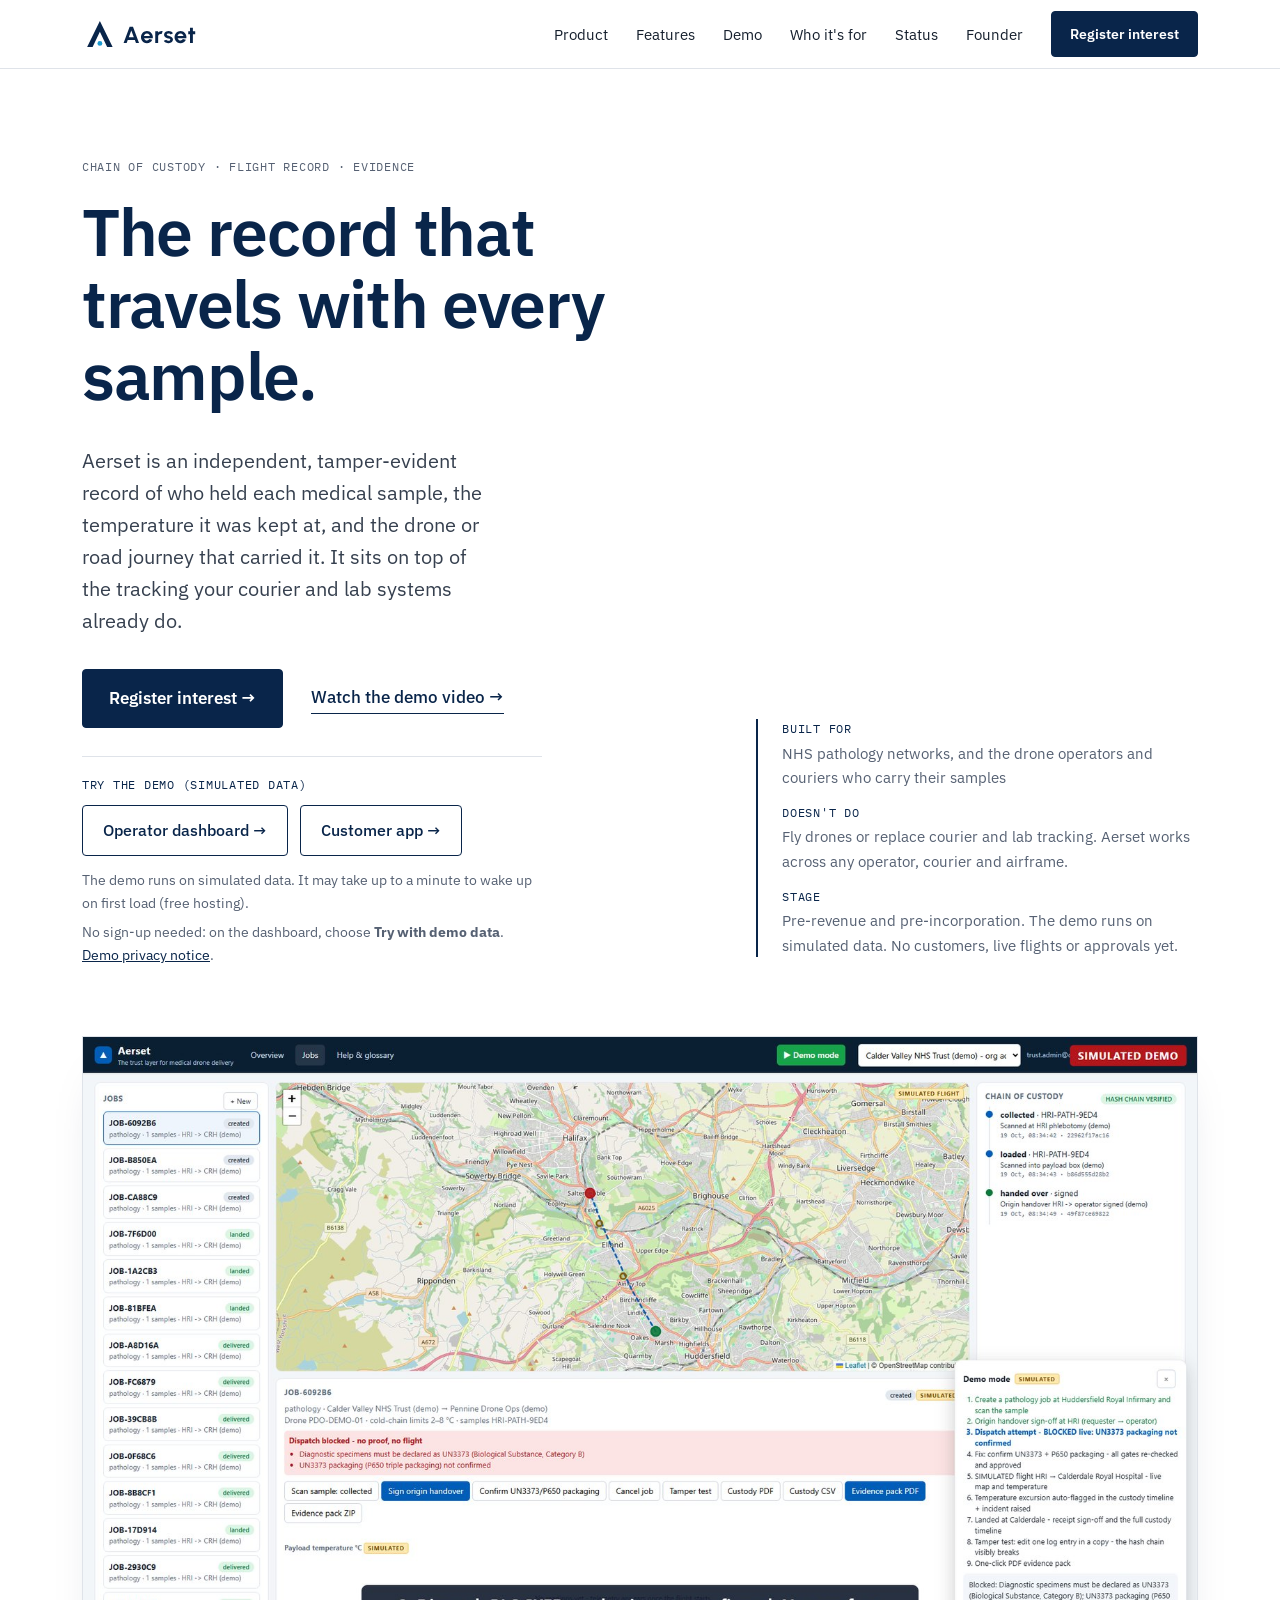
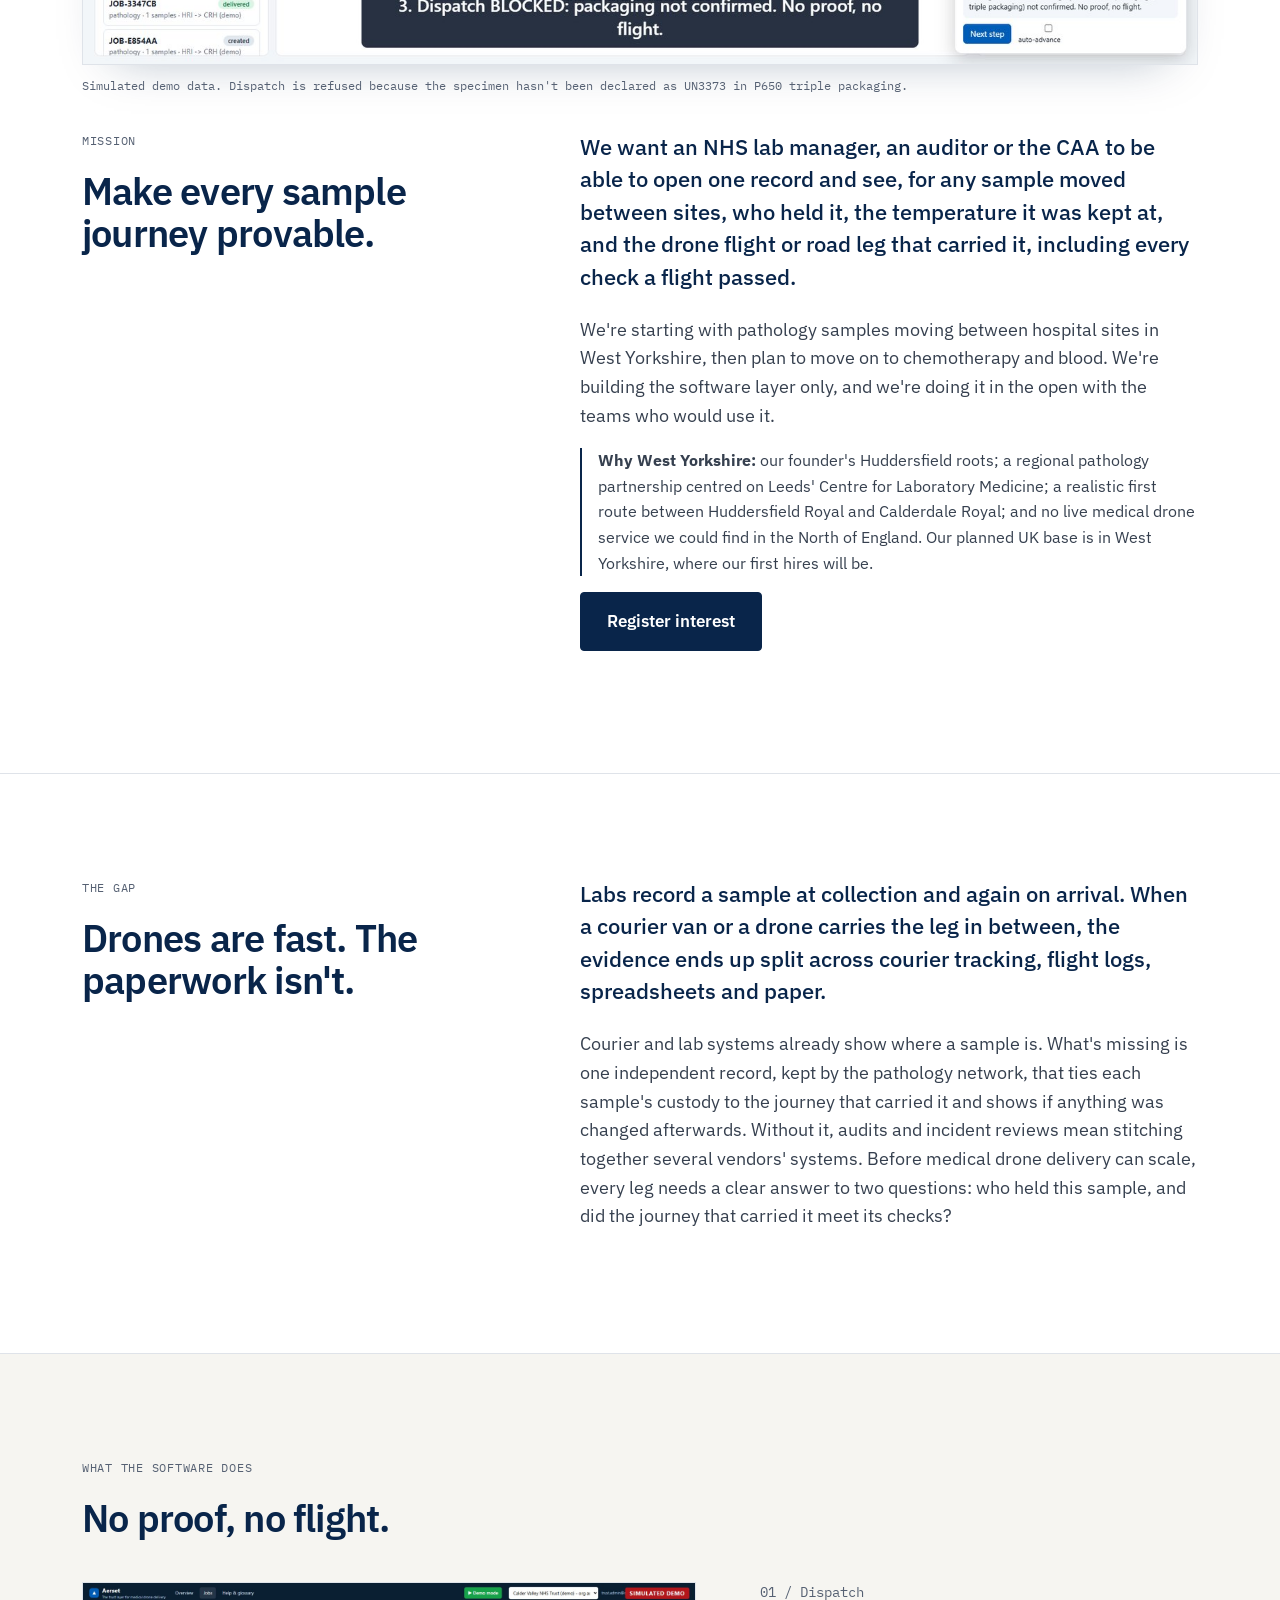
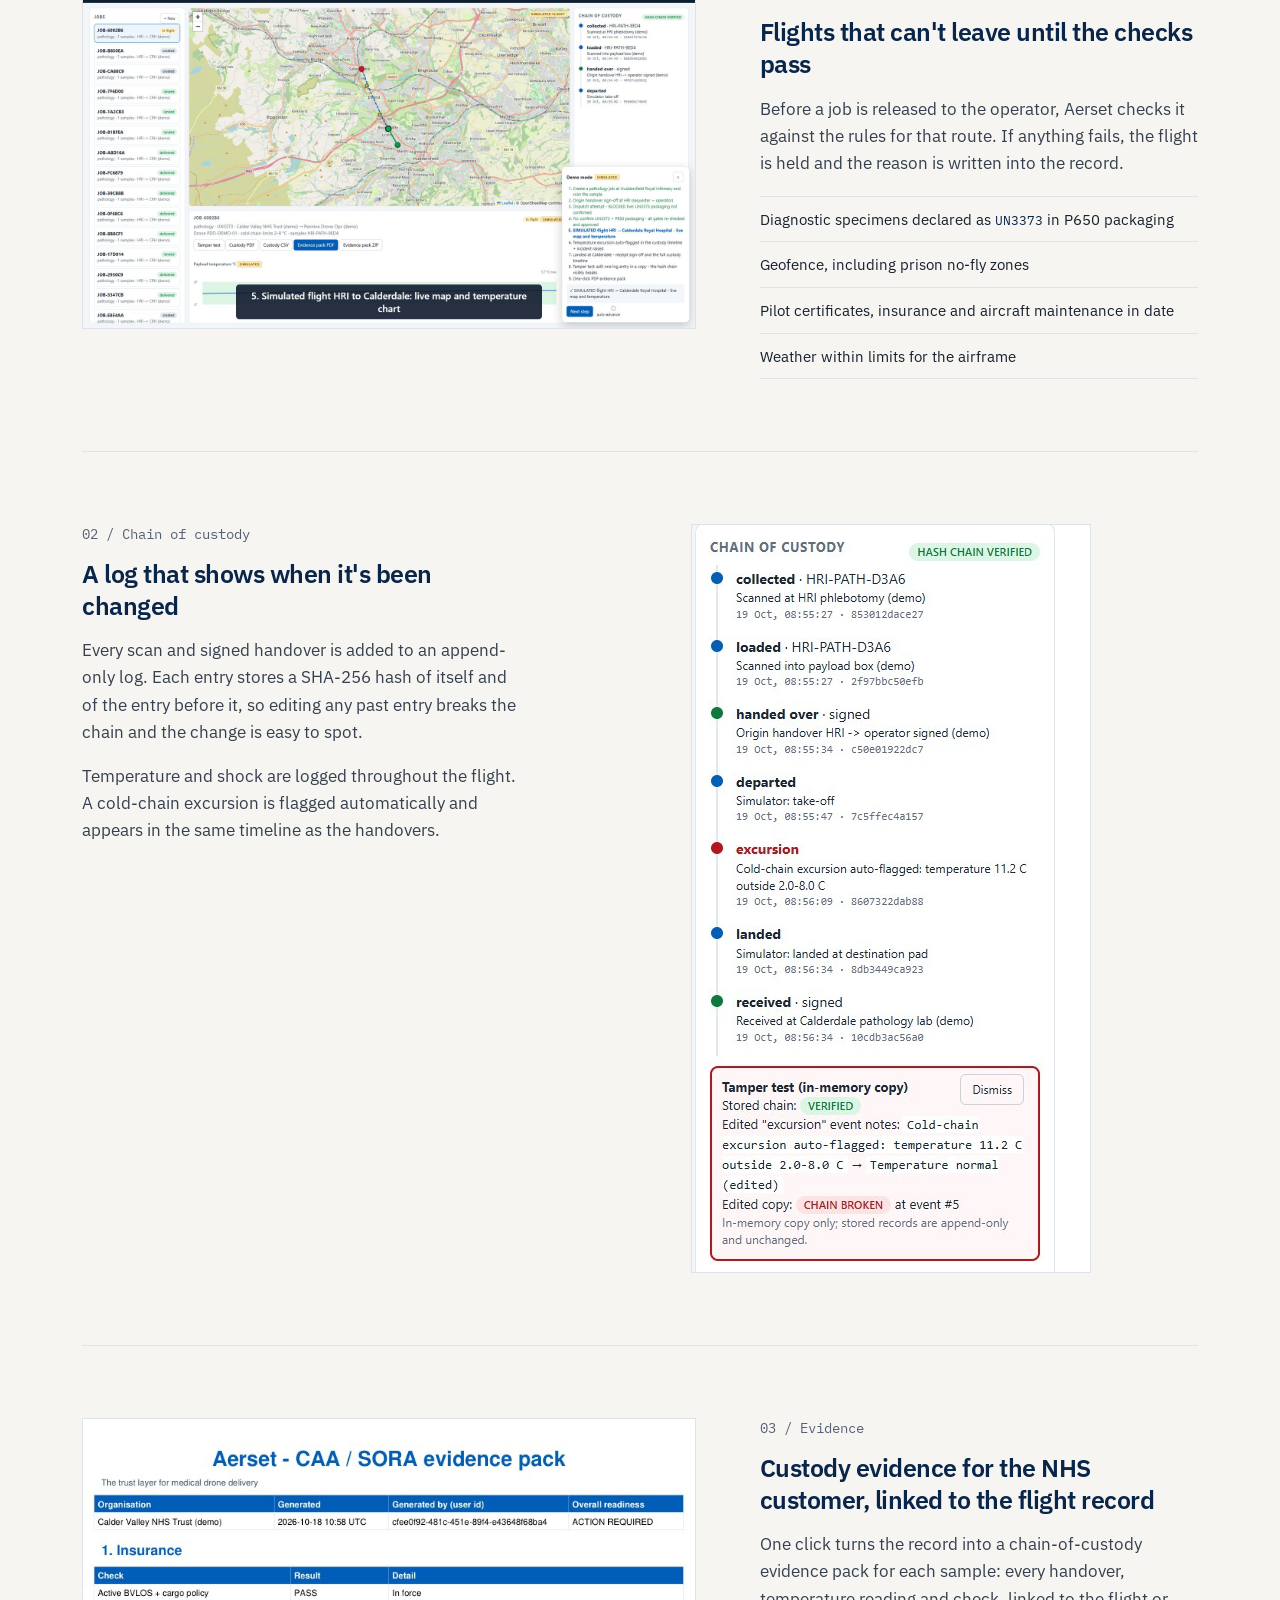
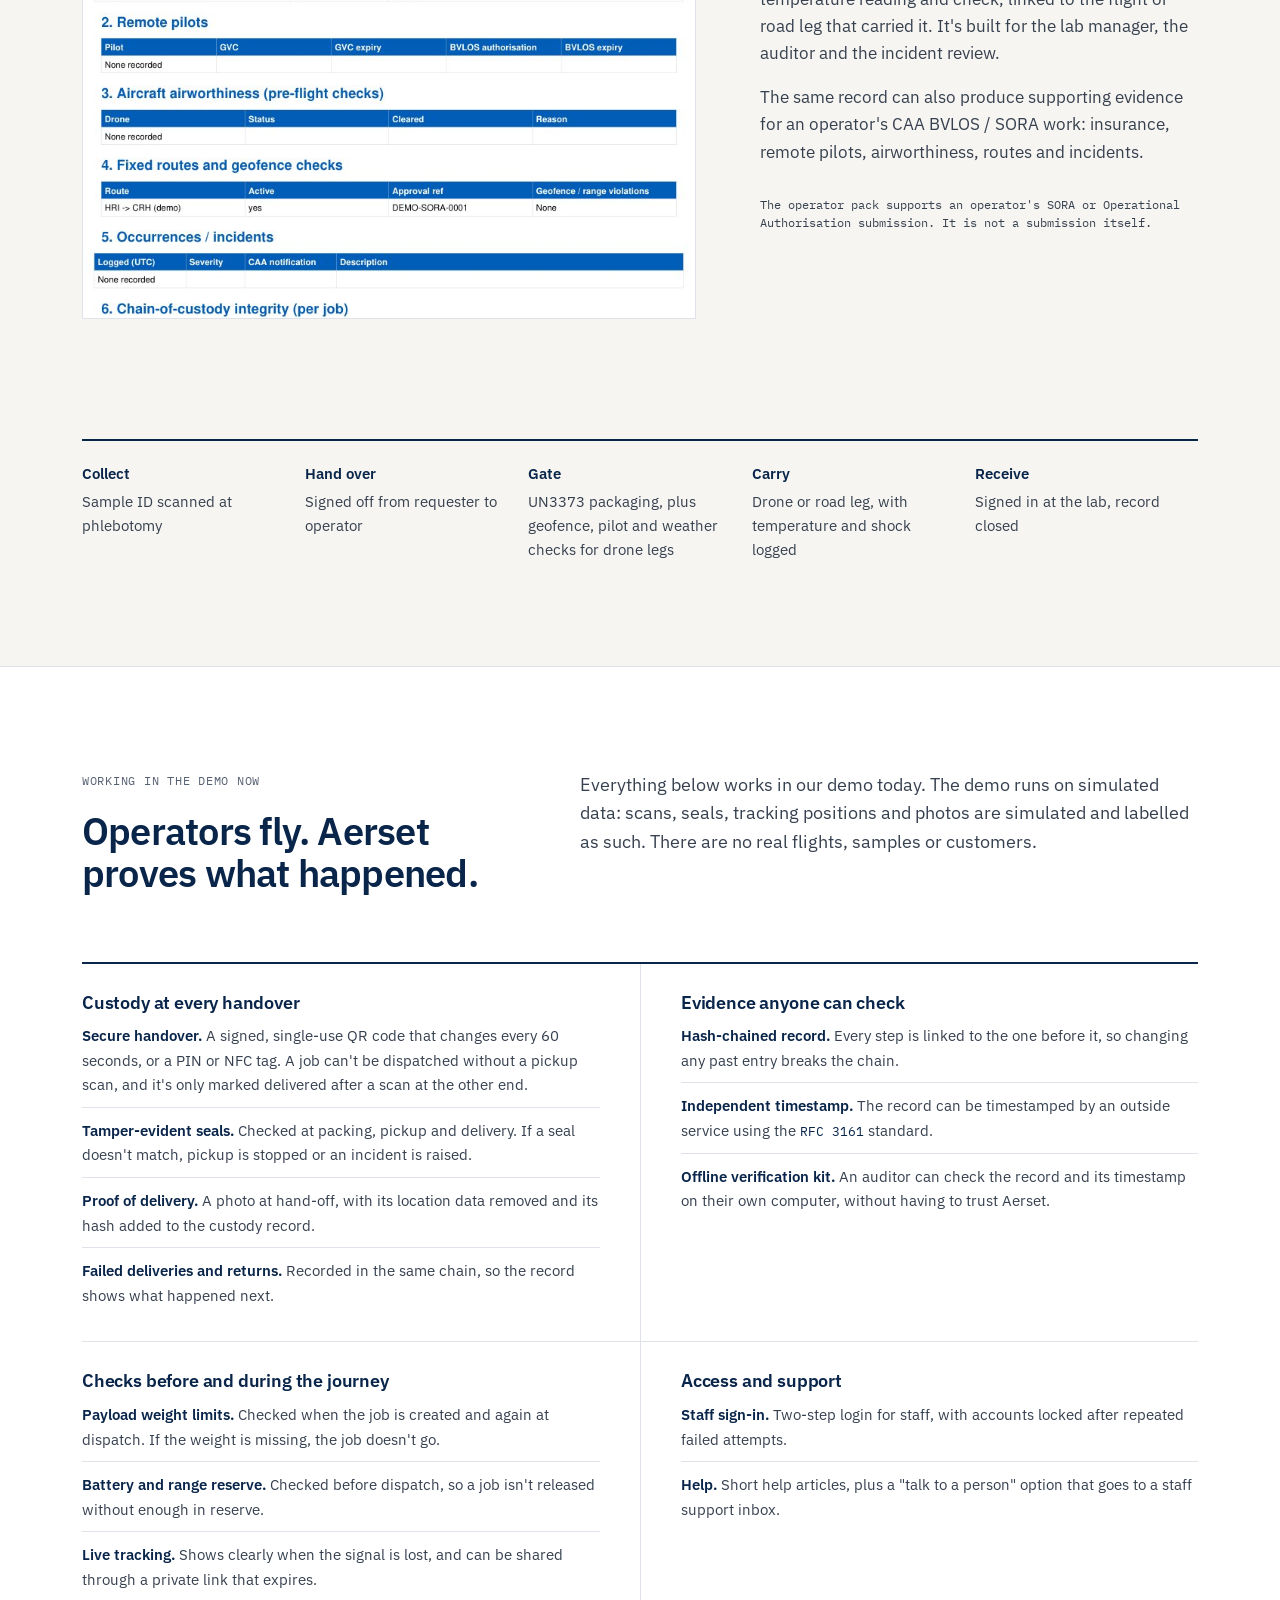
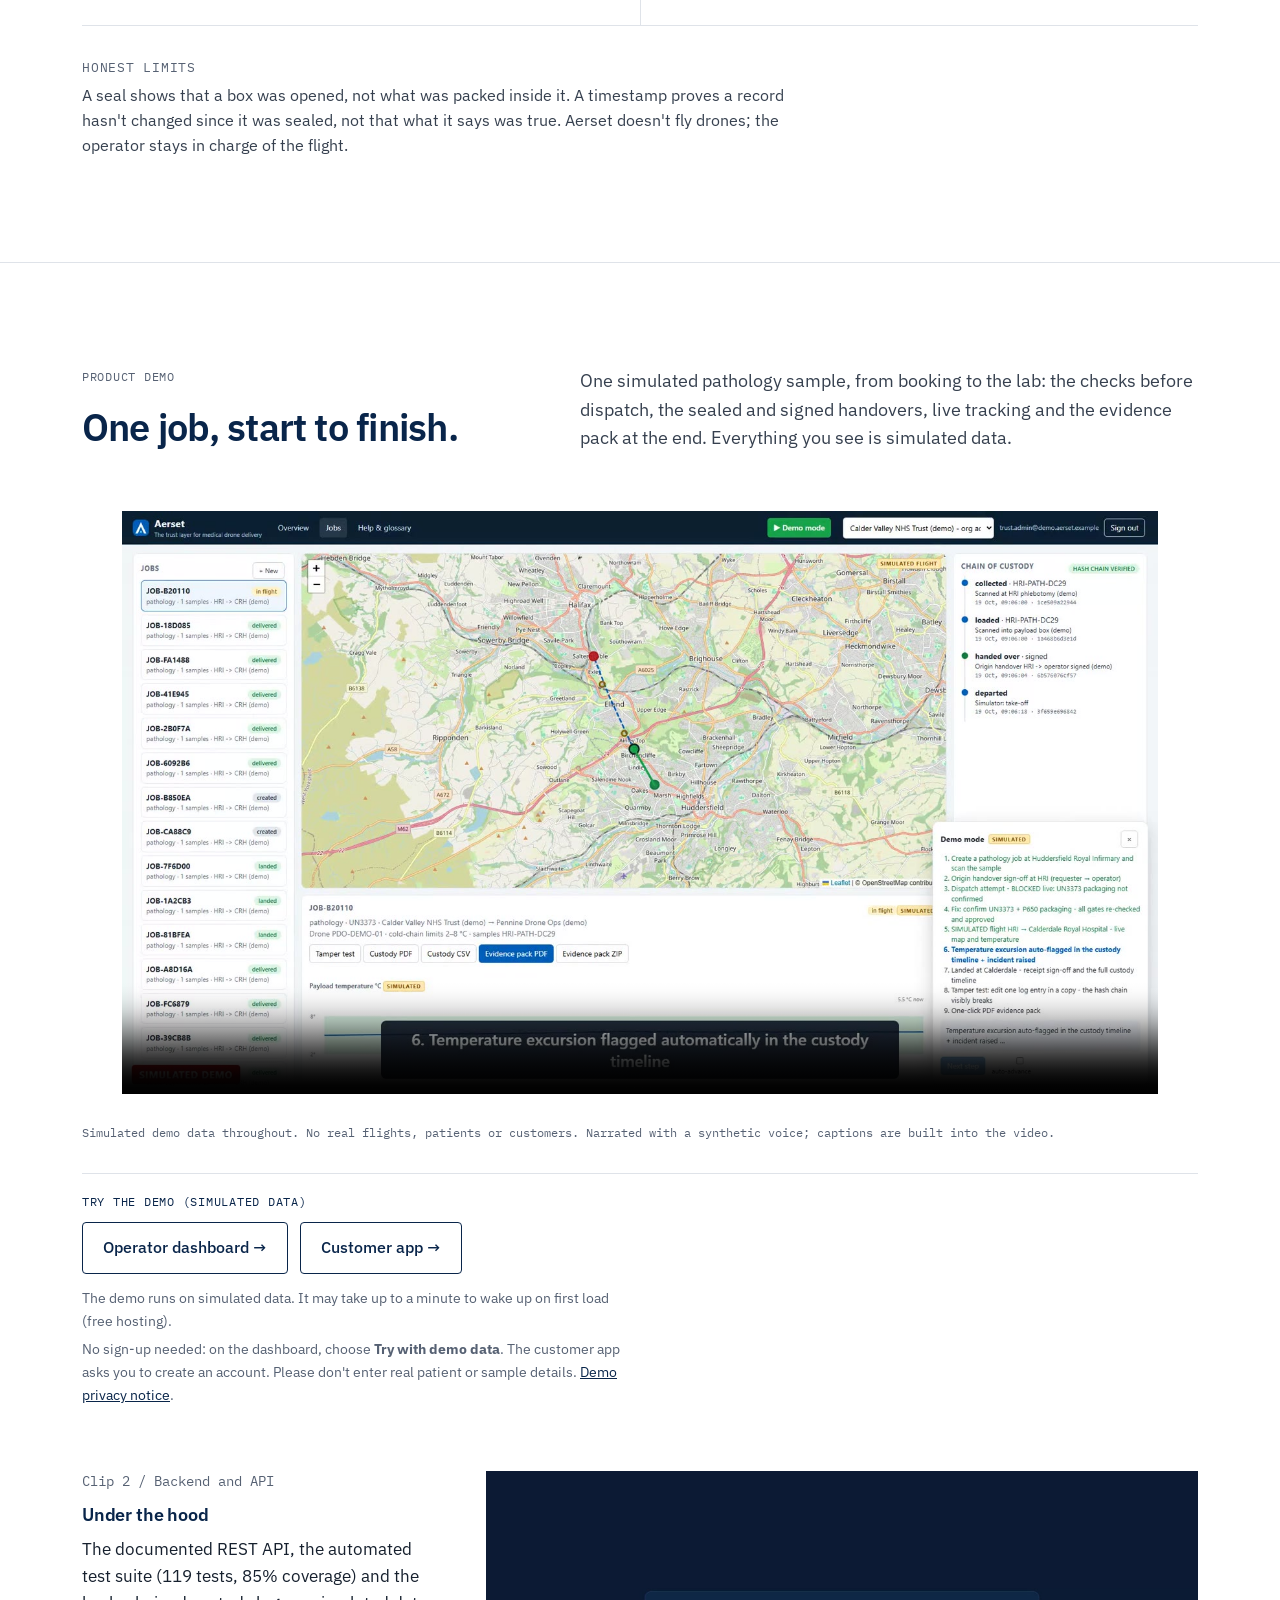
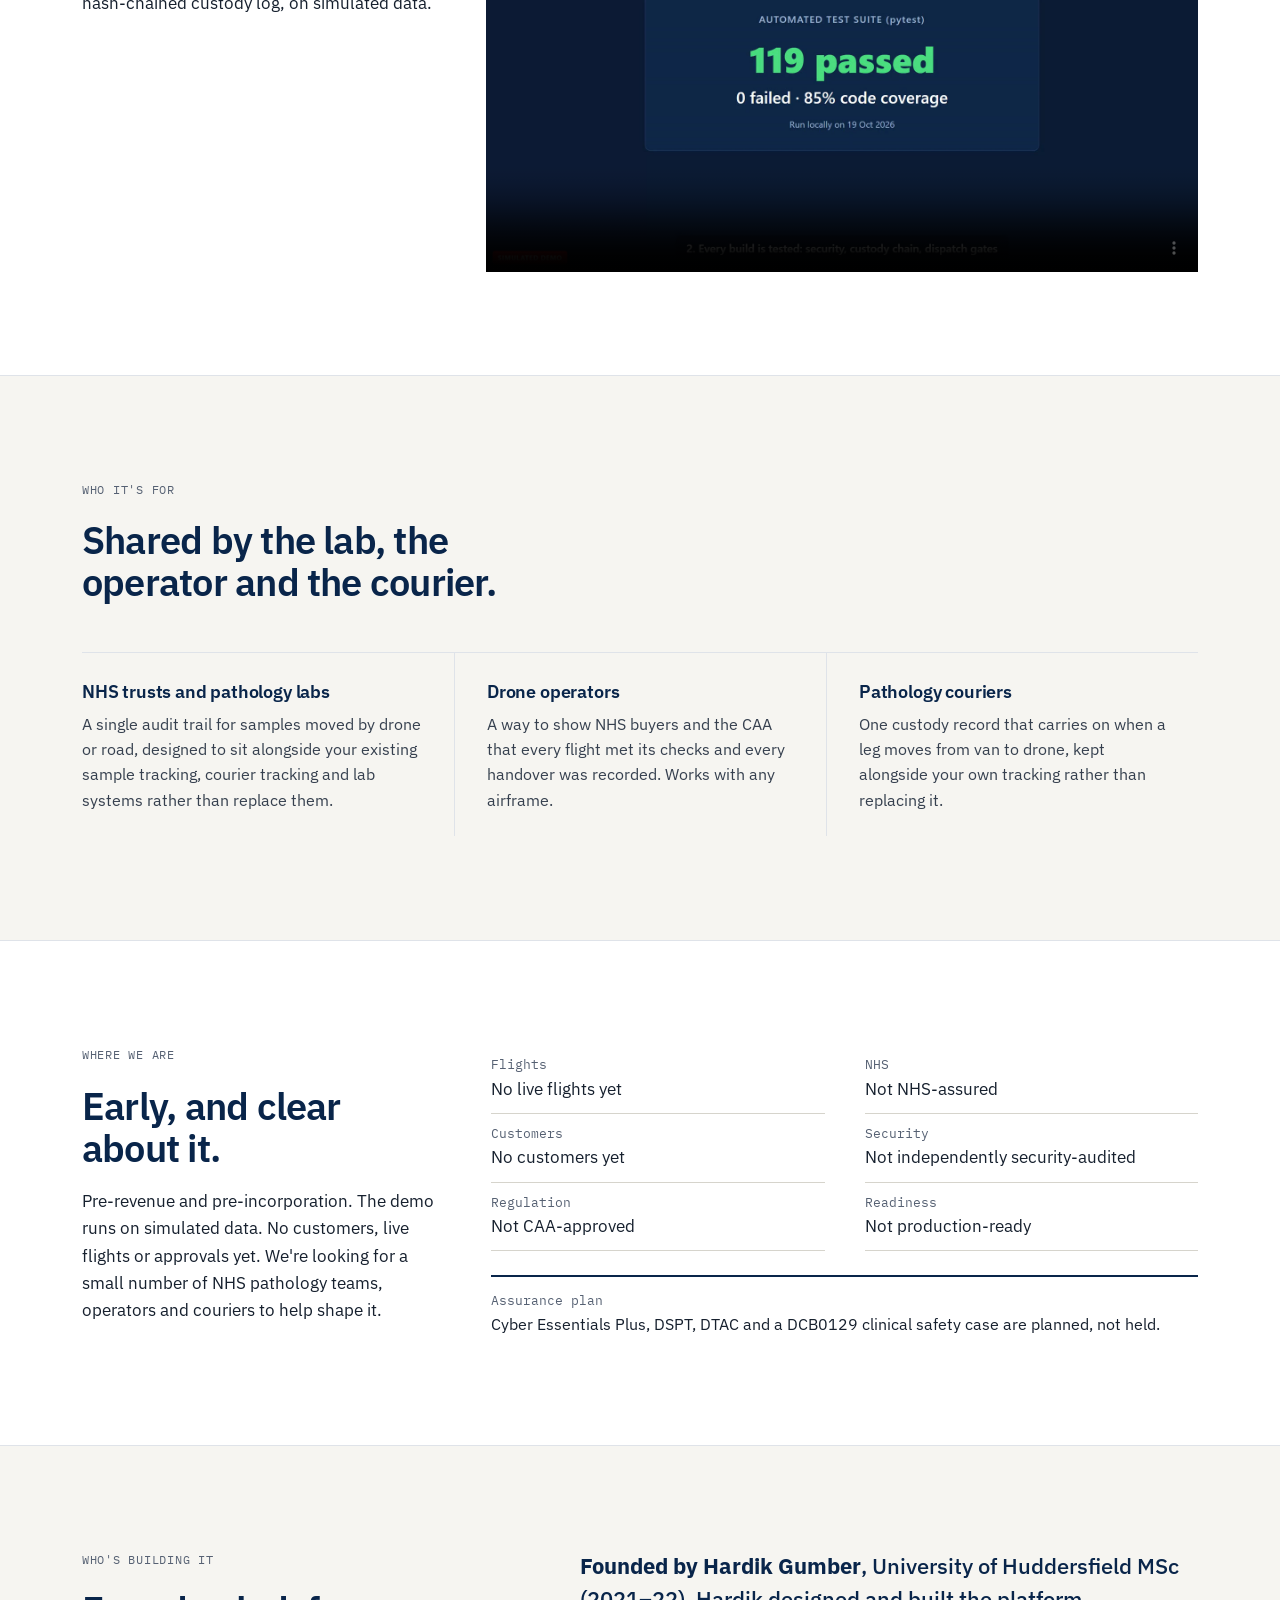
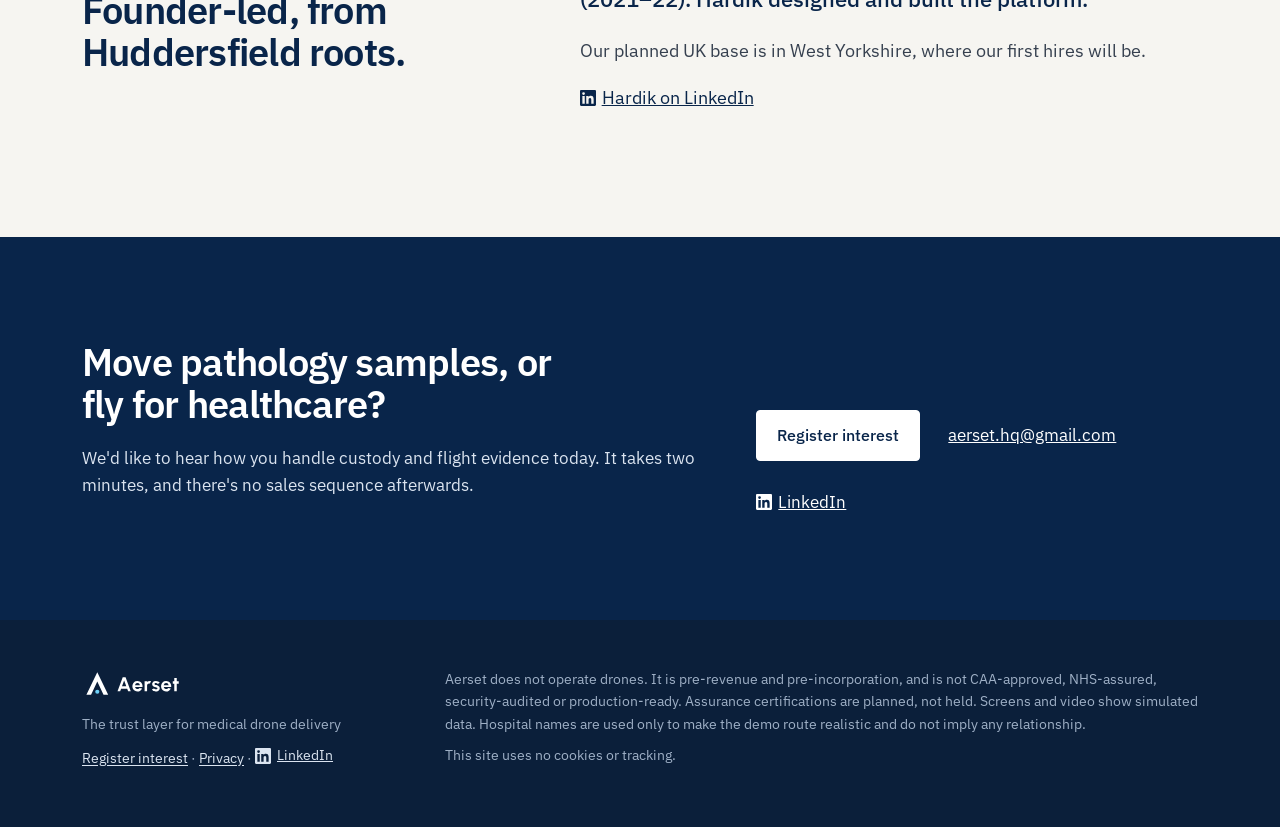
<file: index.html>
<!doctype html>
<html lang="en-GB">
<head>
<meta charset="utf-8">
<meta name="viewport" content="width=device-width, initial-scale=1">
<title>Aerset | The trust layer for medical drone delivery</title>
<meta name="description" content="Aerset is an independent, tamper-evident custody record for medical samples, linking each sample's chain of custody to the drone or road journey that carried it. Pre-revenue; simulated demo.">
<meta name="robots" content="noindex">
<meta name="theme-color" content="#09254A">
<meta property="og:title" content="Aerset | The trust layer for medical drone delivery">
<meta property="og:description" content="An independent, tamper-evident custody record linking each medical sample to the drone or road journey that carried it. Pre-revenue; simulated demo.">
<meta property="og:type" content="website">
<link rel="icon" href="img/favicon.svg" type="image/svg+xml">
<link rel="preload" href="fonts/plex-sans.ttf" as="font" type="font/ttf" crossorigin>
<link rel="stylesheet" href="styles.css">
</head>
<body>
<a class="skip" href="#main">Skip to content</a>
<header class="nav">
  <div class="wrap nav-inner">
    <a class="brand" href="index.html" aria-label="Aerset home"><img src="img/logo-full.svg" alt="Aerset" height="28" width="117"></a>
    <nav aria-label="Main">
      <a href="#product">Product</a><a href="#features">Features</a><a href="#demo">Demo</a><a href="#who">Who it's for</a><a href="#status">Status</a><a href="#founder">Founder</a><a class="btn btn-sm" href="interest.html">Register interest</a>
    </nav>
  </div>
</header>

<main id="main">
<section class="hero">
  <div class="wrap">
    <div class="hero-grid">
      <div>
        <span class="label">Chain of custody · Flight record · Evidence</span>
        <h1>The record that travels with every sample.</h1>
        <p class="lead">Aerset is an independent, tamper-evident record of who held each medical sample, the temperature it was kept at, and the drone or road journey that carried it. It sits on top of the tracking your courier and lab systems already do.</p>
        <div class="cta-row">
          <a class="btn btn-lg" href="interest.html">Register interest →</a>
          <a class="link-arrow" href="#demo">Watch the demo video →</a>
        </div>
        <div class="demo-cta">
          <span class="demo-cta-label">Try the demo (simulated data)</span>
          <div class="demo-cta-links">
            <a class="btn btn-ghost" href="https://aerset-demo.onrender.com/dashboard" rel="noopener">Operator dashboard →</a>
            <a class="btn btn-ghost" href="https://aerset-demo.onrender.com/app/" rel="noopener">Customer app →</a>
          </div>
          <p class="demo-note">The demo runs on simulated data. It may take up to a minute to wake up on first load (free hosting).</p>
          <p class="demo-note">No sign-up needed: on the dashboard, choose <strong>Try with demo data</strong>. <a href="privacy.html">Demo privacy notice</a>.</p>
        </div>
      </div>
      <dl class="hero-facts">
        <dt>Built for</dt><dd>NHS pathology networks, and the drone operators and couriers who carry their samples</dd>
        <dt>Doesn't do</dt><dd>Fly drones or replace courier and lab tracking. Aerset works across any operator, courier and airframe.</dd>
        <dt>Stage</dt><dd>Pre-revenue and pre-incorporation. The demo runs on simulated data. No customers, live flights or approvals yet.</dd>
      </dl>
    </div>
    <figure class="hero-shot">
      <img src="img/dispatch-blocked.jpg" width="1600" height="900" alt="Aerset jobs screen: a pathology flight from Huddersfield Royal Infirmary to Calderdale is blocked because UN3373 packaging has not been confirmed. The chain-of-custody log is on the right.">
    </figure>
    <p class="caption">Simulated demo data. Dispatch is refused because the specimen hasn't been declared as UN3373 in P650 triple packaging.</p>
  </div>
</section>

<section id="mission" class="section mission">
  <div class="wrap intro">
    <div><span class="label">Mission</span><h2>Make every sample journey provable.</h2></div>
    <div>
      <p class="big">We want an NHS lab manager, an auditor or the CAA to be able to open one record and see, for any sample moved between sites, who held it, the temperature it was kept at, and the drone flight or road leg that carried it, including every check a flight passed.</p>
      <p>We're starting with pathology samples moving between hospital sites in West Yorkshire, then plan to move on to chemotherapy and blood. We're building the software layer only, and we're doing it in the open with the teams who would use it.</p>
      <p class="why"><strong>Why West Yorkshire:</strong> our founder's Huddersfield roots; a regional pathology partnership centred on Leeds' Centre for Laboratory Medicine; a realistic first route between Huddersfield Royal and Calderdale Royal; and no live medical drone service we could find in the North of England. Our planned UK base is in West Yorkshire, where our first hires will be.</p>
      <p><a class="btn btn-lg" href="interest.html">Register interest</a></p>
    </div>
  </div>
</section>

<section class="section">
  <div class="wrap intro">
    <div>
      <span class="label">The gap</span>
      <h2>Drones are fast. The paperwork isn't.</h2>
    </div>
    <div>
      <p class="big">Labs record a sample at collection and again on arrival. When a courier van or a drone carries the leg in between, the evidence ends up split across courier tracking, flight logs, spreadsheets and paper.</p>
      <p>Courier and lab systems already show where a sample is. What's missing is one independent record, kept by the pathology network, that ties each sample's custody to the journey that carried it and shows if anything was changed afterwards. Without it, audits and incident reviews mean stitching together several vendors' systems. Before medical drone delivery can scale, every leg needs a clear answer to two questions: who held this sample, and did the journey that carried it meet its checks?</p>
    </div>
  </div>
</section>

<section id="product" class="section paper">
  <div class="wrap">
    <span class="label">What the software does</span>
    <h2>No proof, no flight.</h2>

    <div class="row flip">
      <div class="row-text">
        <span class="num">01 / Dispatch</span>
        <h3>Flights that can't leave until the checks pass</h3>
        <p>Before a job is released to the operator, Aerset checks it against the rules for that route. If anything fails, the flight is held and the reason is written into the record.</p>
        <ul>
          <li>Diagnostic specimens declared as <code>UN3373</code> in P650 packaging</li>
          <li>Geofence, including prison no-fly zones</li>
          <li>Pilot certificates, insurance and aircraft maintenance in date</li>
          <li>Weather within limits for the airframe</li>
        </ul>
      </div>
      <figure class="frame"><img src="img/flight-temp.jpg" width="1600" height="900" alt="Simulated flight from Huddersfield Royal Infirmary to Calderdale on a map, with a payload temperature chart and the custody timeline" loading="lazy"></figure>
    </div>

    <div class="row">
      <div class="row-text">
        <span class="num">02 / Chain of custody</span>
        <h3>A log that shows when it's been changed</h3>
        <p>Every scan and signed handover is added to an append-only log. Each entry stores a SHA-256 hash of itself and of the entry before it, so editing any past entry breaks the chain and the change is easy to spot.</p>
        <p>Temperature and shock are logged throughout the flight. A cold-chain excursion is flagged automatically and appears in the same timeline as the handovers.</p>
      </div>
      <figure class="frame narrow"><img src="img/tamper.jpg" width="363" height="747" alt="Aerset tamper test: one edited log entry in a copy shows CHAIN BROKEN at event 2, while the stored chain stays verified" loading="lazy"></figure>
    </div>

    <div class="row flip">
      <div class="row-text">
        <span class="num">03 / Evidence</span>
        <h3>Custody evidence for the NHS customer, linked to the flight record</h3>
        <p>One click turns the record into a chain-of-custody evidence pack for each sample: every handover, temperature reading and check, linked to the flight or road leg that carried it. It's built for the lab manager, the auditor and the incident review.</p>
        <p>The same record can also produce supporting evidence for an operator's CAA BVLOS / SORA work: insurance, remote pilots, airworthiness, routes and incidents.</p>
        <p class="caption">The operator pack supports an operator's SORA or Operational Authorisation submission. It is not a submission itself.</p>
      </div>
      <figure class="frame"><img src="img/evidence-pack.jpg" width="900" height="733" alt="First page of a simulated CAA / SORA evidence pack generated by Aerset" loading="lazy"></figure>
    </div>

    <div class="flow" aria-label="A job, end to end">
      <div><strong>Collect</strong>Sample ID scanned at phlebotomy</div>
      <div><strong>Hand over</strong>Signed off from requester to operator</div>
      <div><strong>Gate</strong>UN3373 packaging, plus geofence, pilot and weather checks for drone legs</div>
      <div><strong>Carry</strong>Drone or road leg, with temperature and shock logged</div>
      <div><strong>Receive</strong>Signed in at the lab, record closed</div>
    </div>
  </div>
</section>

<section id="features" class="section">
  <div class="wrap">
    <div class="intro">
      <div>
        <span class="label">Working in the demo now</span>
        <h2>Operators fly. Aerset proves what happened.</h2>
      </div>
      <div>
        <p>Everything below works in our demo today. The demo runs on simulated data: scans, seals, tracking positions and photos are simulated and labelled as such. There are no real flights, samples or customers.</p>
      </div>
    </div>
    <div class="live">
      <article>
        <h3>Custody at every handover</h3>
        <ul>
          <li><strong>Secure handover.</strong> A signed, single-use QR code that changes every 60 seconds, or a PIN or NFC tag. A job can't be dispatched without a pickup scan, and it's only marked delivered after a scan at the other end.</li>
          <li><strong>Tamper-evident seals.</strong> Checked at packing, pickup and delivery. If a seal doesn't match, pickup is stopped or an incident is raised.</li>
          <li><strong>Proof of delivery.</strong> A photo at hand-off, with its location data removed and its hash added to the custody record.</li>
          <li><strong>Failed deliveries and returns.</strong> Recorded in the same chain, so the record shows what happened next.</li>
        </ul>
      </article>
      <article>
        <h3>Evidence anyone can check</h3>
        <ul>
          <li><strong>Hash-chained record.</strong> Every step is linked to the one before it, so changing any past entry breaks the chain.</li>
          <li><strong>Independent timestamp.</strong> The record can be timestamped by an outside service using the <code>RFC 3161</code> standard.</li>
          <li><strong>Offline verification kit.</strong> An auditor can check the record and its timestamp on their own computer, without having to trust Aerset.</li>
        </ul>
      </article>
      <article>
        <h3>Checks before and during the journey</h3>
        <ul>
          <li><strong>Payload weight limits.</strong> Checked when the job is created and again at dispatch. If the weight is missing, the job doesn't go.</li>
          <li><strong>Battery and range reserve.</strong> Checked before dispatch, so a job isn't released without enough in reserve.</li>
          <li><strong>Live tracking.</strong> Shows clearly when the signal is lost, and can be shared through a private link that expires.</li>
        </ul>
      </article>
      <article>
        <h3>Access and support</h3>
        <ul>
          <li><strong>Staff sign-in.</strong> Two-step login for staff, with accounts locked after repeated failed attempts.</li>
          <li><strong>Help.</strong> Short help articles, plus a "talk to a person" option that goes to a staff support inbox.</li>
        </ul>
      </article>
    </div>
    <p class="limits"><span>Honest limits</span>A seal shows that a box was opened, not what was packed inside it. A timestamp proves a record hasn't changed since it was sealed, not that what it says was true. Aerset doesn't fly drones; the operator stays in charge of the flight.</p>
  </div>
</section>

<section id="demo" class="section">
  <div class="wrap">
    <div class="intro">
      <div>
        <span class="label">Product demo</span>
        <h2>One job, start to finish.</h2>
      </div>
      <div>
        <p>One simulated pathology sample, from booking to the lab: the checks before dispatch, the sealed and signed handovers, live tracking and the evidence pack at the end. Everything you see is simulated data.</p>
      </div>
    </div>
    <!-- Demo video. New public cut: video/aerset-demo-public.mp4 (captions burned in).
         Until that file exists, the script at the bottom falls back to the old video/aerset-demo.mp4. -->
    <figure class="video-wrap">
      <video id="demo-video" controls preload="metadata" playsinline poster="video/aerset-demo-public-poster.jpg" width="1920" height="1080"
        data-fallback-src="video/aerset-demo.mp4" data-fallback-poster="video/aerset-demo-poster.jpg">
        <source id="demo-video-src" src="video/aerset-demo-public.mp4" type="video/mp4">
        Your browser can't play this video. <a href="video/aerset-demo-public.mp4">Download the demo</a>.
      </video>
    </figure>
    <p class="caption">Simulated demo data throughout. No real flights, patients or customers. Narrated with a synthetic voice; captions are built into the video.</p>
    <div class="demo-cta demo-cta-section">
      <span class="demo-cta-label">Try the demo (simulated data)</span>
      <div class="demo-cta-links">
        <a class="btn btn-ghost" href="https://aerset-demo.onrender.com/dashboard" rel="noopener">Operator dashboard →</a>
        <a class="btn btn-ghost" href="https://aerset-demo.onrender.com/app/" rel="noopener">Customer app →</a>
      </div>
      <p class="demo-note">The demo runs on simulated data. It may take up to a minute to wake up on first load (free hosting).</p>
      <p class="demo-note">No sign-up needed: on the dashboard, choose <strong>Try with demo data</strong>. The customer app asks you to create an account. Please don't enter real patient or sample details. <a href="privacy.html">Demo privacy notice</a>.</p>
    </div>
    <div class="clip2" id="backend-clip" hidden>
      <div><span class="num">Clip 2 / Backend and API</span><h3>Under the hood</h3><p>The documented REST API, the automated test suite (119 tests, 85% coverage) and the hash-chained custody log, on simulated data.</p></div>
      <figure class="video-wrap"><video controls preload="metadata" muted playsinline poster="video/aerset-backend-poster.jpg" width="1920" height="1080" id="backend-video"><source src="video/aerset-backend.mp4" type="video/mp4"></video></figure>
    </div>
  </div>
</section>

<section id="who" class="section paper">
  <div class="wrap">
    <span class="label">Who it's for</span>
    <h2>Shared by the lab, the operator and the courier.</h2>
    <div class="who">
      <article><h3>NHS trusts and pathology labs</h3><p>A single audit trail for samples moved by drone or road, designed to sit alongside your existing sample tracking, courier tracking and lab systems rather than replace them.</p></article>
      <article><h3>Drone operators</h3><p>A way to show NHS buyers and the CAA that every flight met its checks and every handover was recorded. Works with any airframe.</p></article>
      <article><h3>Pathology couriers</h3><p>One custody record that carries on when a leg moves from van to drone, kept alongside your own tracking rather than replacing it.</p></article>
    </div>
  </div>
</section>

<section id="status" class="section">
  <div class="wrap status-box">
    <div>
      <span class="label">Where we are</span>
      <h2>Early, and clear about it.</h2>
      <p>Pre-revenue and pre-incorporation. The demo runs on simulated data. No customers, live flights or approvals yet. We're looking for a small number of NHS pathology teams, operators and couriers to help shape it.</p>
    </div>
    <div>
    <ul class="notlist">
      <li><span>Flights</span>No live flights yet</li>
      <li><span>Customers</span>No customers yet</li>
      <li><span>Regulation</span>Not CAA-approved</li>
      <li><span>NHS</span>Not NHS-assured</li>
      <li><span>Security</span>Not independently security-audited</li>
      <li><span>Readiness</span>Not production-ready</li>
    </ul>
    <p class="assurance"><span>Assurance plan</span>Cyber Essentials Plus, DSPT, DTAC and a DCB0129 clinical safety case are planned, not held.</p>
    </div>
  </div>
</section>

<section id="founder" class="section paper">
  <div class="wrap intro">
    <div><span class="label">Who's building it</span><h2>Founder-led, from Huddersfield roots.</h2></div>
    <div>
      <p class="big"><strong>Founded by Hardik Gumber</strong>, University of Huddersfield MSc (2021–22). Hardik designed and built the platform.</p>
      <p>Our planned UK base is in West Yorkshire, where our first hires will be.</p>
      <p><a class="li-link" href="https://www.linkedin.com/in/hardik-gumber" rel="noopener"><svg class="li" viewBox="0 0 24 24" width="16" height="16" aria-hidden="true"><path fill="currentColor" d="M20.45 20.45h-3.56v-5.57c0-1.33-.02-3.04-1.85-3.04-1.85 0-2.14 1.45-2.14 2.94v5.67H9.35V9h3.41v1.56h.05c.48-.9 1.64-1.85 3.37-1.85 3.6 0 4.27 2.37 4.27 5.46v6.28zM5.34 7.43a2.06 2.06 0 1 1 0-4.13 2.06 2.06 0 0 1 0 4.13zM7.12 20.45H3.56V9h3.56v11.45zM22.22 0H1.77C.79 0 0 .77 0 1.73v20.54C0 23.23.79 24 1.77 24h20.45c.98 0 1.78-.77 1.78-1.73V1.73C24 .77 23.2 0 22.22 0z"/></svg> Hardik on LinkedIn</a></p>
    </div>
  </div>
</section>

<section id="contact" class="section contact">
  <div class="wrap contact-grid">
    <div>
      <h2>Move pathology samples, or fly for healthcare?</h2>
      <p>We'd like to hear how you handle custody and flight evidence today. It takes two minutes, and there's no sales sequence afterwards.</p>
    </div>
    <div class="cta-row">
      <a class="btn" href="interest.html">Register interest</a>
      <a href="mailto:aerset.hq@gmail.com?subject=Aerset%20design%20partner">aerset.hq@gmail.com</a>
      <a class="li-link" href="https://www.linkedin.com/company/aerset/" rel="noopener"><svg class="li" viewBox="0 0 24 24" width="16" height="16" aria-hidden="true"><path fill="currentColor" d="M20.45 20.45h-3.56v-5.57c0-1.33-.02-3.04-1.85-3.04-1.85 0-2.14 1.45-2.14 2.94v5.67H9.35V9h3.41v1.56h.05c.48-.9 1.64-1.85 3.37-1.85 3.6 0 4.27 2.37 4.27 5.46v6.28zM5.34 7.43a2.06 2.06 0 1 1 0-4.13 2.06 2.06 0 0 1 0 4.13zM7.12 20.45H3.56V9h3.56v11.45zM22.22 0H1.77C.79 0 0 .77 0 1.73v20.54C0 23.23.79 24 1.77 24h20.45c.98 0 1.78-.77 1.78-1.73V1.73C24 .77 23.2 0 22.22 0z"/></svg> LinkedIn</a>
    </div>
  </div>
</section>
</main>

<footer class="foot">
  <div class="wrap foot-grid">
    <div>
      <img src="img/logo-full-white.svg" alt="Aerset" height="24" width="100" style="margin-bottom:14px">
      <p>The trust layer for medical drone delivery</p>
      <p><a href="interest.html">Register interest</a> · <a href="privacy.html">Privacy</a> · <a class="li-link" href="https://www.linkedin.com/company/aerset/" rel="noopener"><svg class="li" viewBox="0 0 24 24" width="16" height="16" aria-hidden="true"><path fill="currentColor" d="M20.45 20.45h-3.56v-5.57c0-1.33-.02-3.04-1.85-3.04-1.85 0-2.14 1.45-2.14 2.94v5.67H9.35V9h3.41v1.56h.05c.48-.9 1.64-1.85 3.37-1.85 3.6 0 4.27 2.37 4.27 5.46v6.28zM5.34 7.43a2.06 2.06 0 1 1 0-4.13 2.06 2.06 0 0 1 0 4.13zM7.12 20.45H3.56V9h3.56v11.45zM22.22 0H1.77C.79 0 0 .77 0 1.73v20.54C0 23.23.79 24 1.77 24h20.45c.98 0 1.78-.77 1.78-1.73V1.73C24 .77 23.2 0 22.22 0z"/></svg> LinkedIn</a></p>
    </div>
    <div>
      <p>Aerset does not operate drones. It is pre-revenue and pre-incorporation, and is not CAA-approved, NHS-assured, security-audited or production-ready. Assurance certifications are planned, not held. Screens and video show simulated data. Hospital names are used only to make the demo route realistic and do not imply any relationship.</p>
      <p>This site uses no cookies or tracking.</p>
    </div>
  </div>
</footer>
<script>
(function(){var v=document.getElementById('demo-video'),s=document.getElementById('demo-video-src');if(!v||!s)return;
 s.addEventListener('error',function(){v.poster=v.dataset.fallbackPoster;v.src=v.dataset.fallbackSrc;v.muted=true;v.load();});})();
</script>
<script>
(function(){var v=document.getElementById('backend-video'),b=document.getElementById('backend-clip');
fetch('video/aerset-backend.mp4',{method:'HEAD'}).then(function(r){if(r.ok)b.hidden=false;}).catch(function(){
 v.addEventListener('loadedmetadata',function(){b.hidden=false;});v.load();});})();
</script>
</body>
</html>
</file>
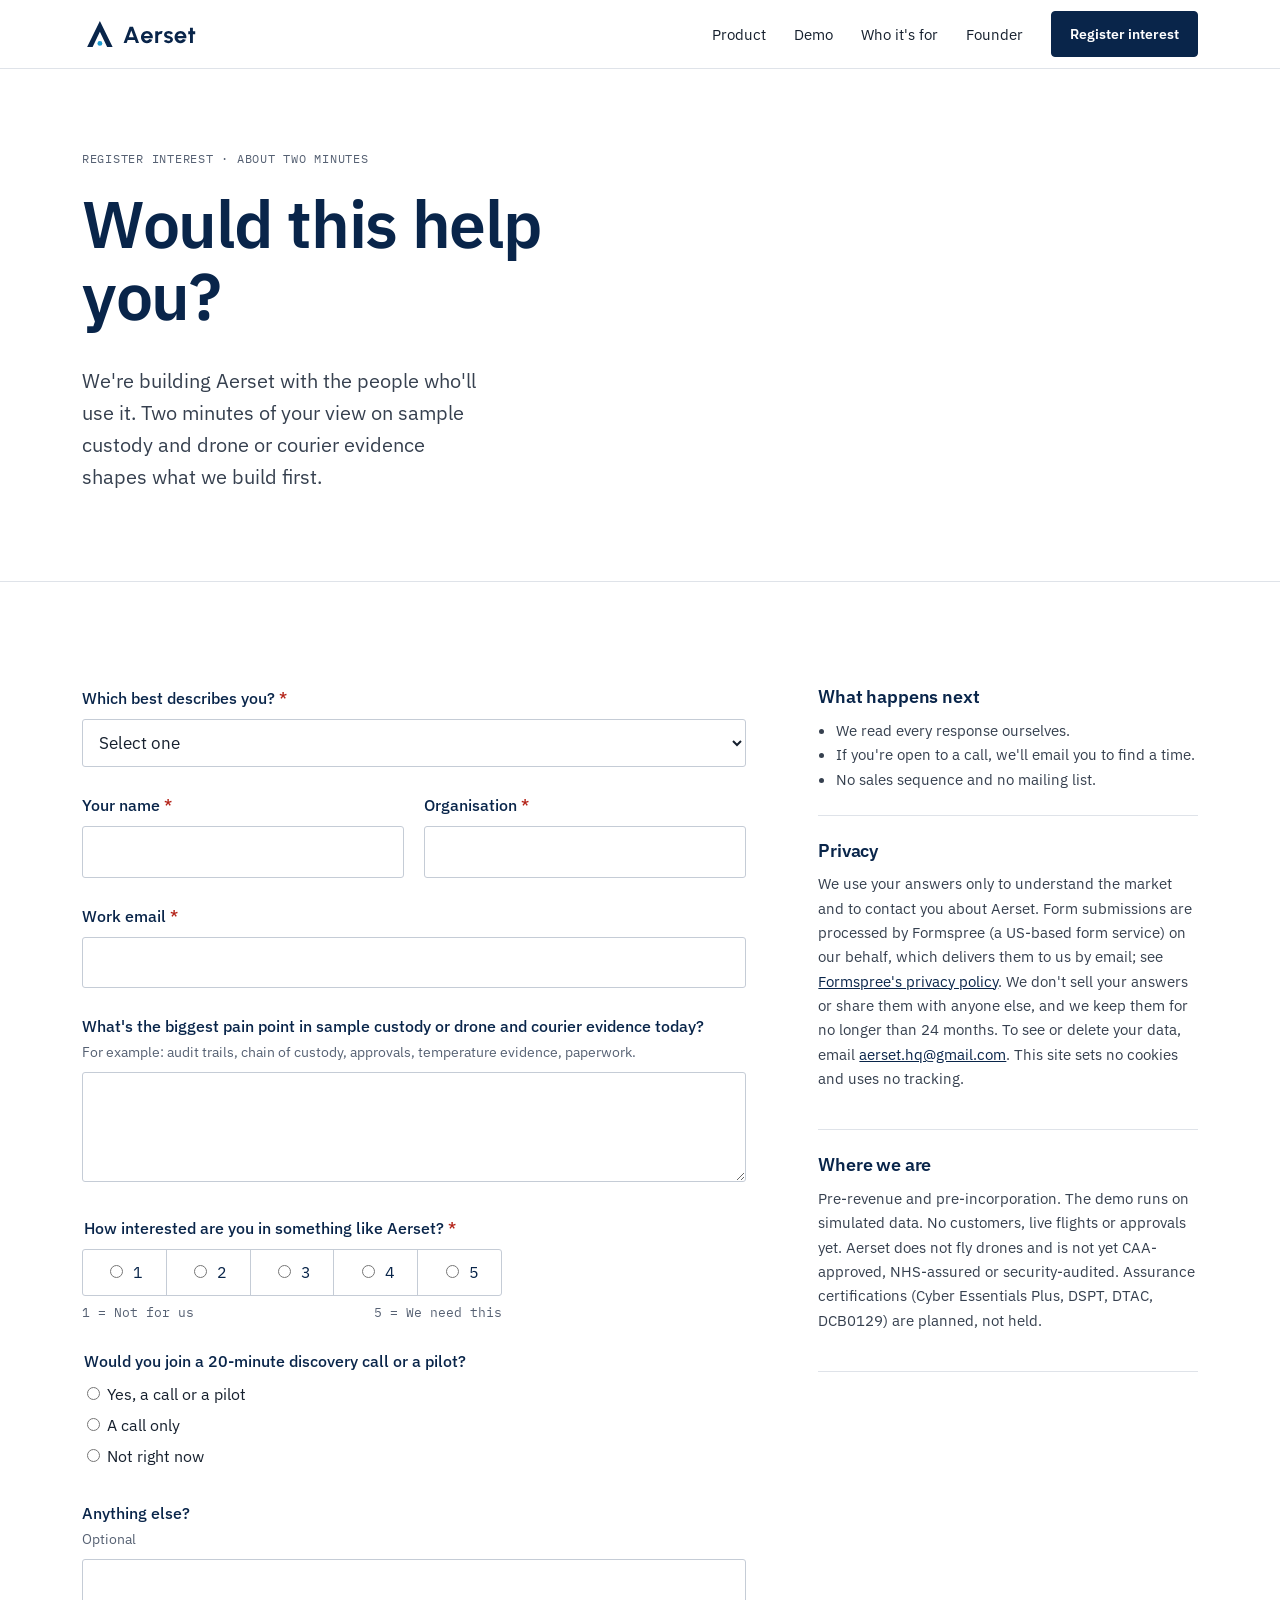
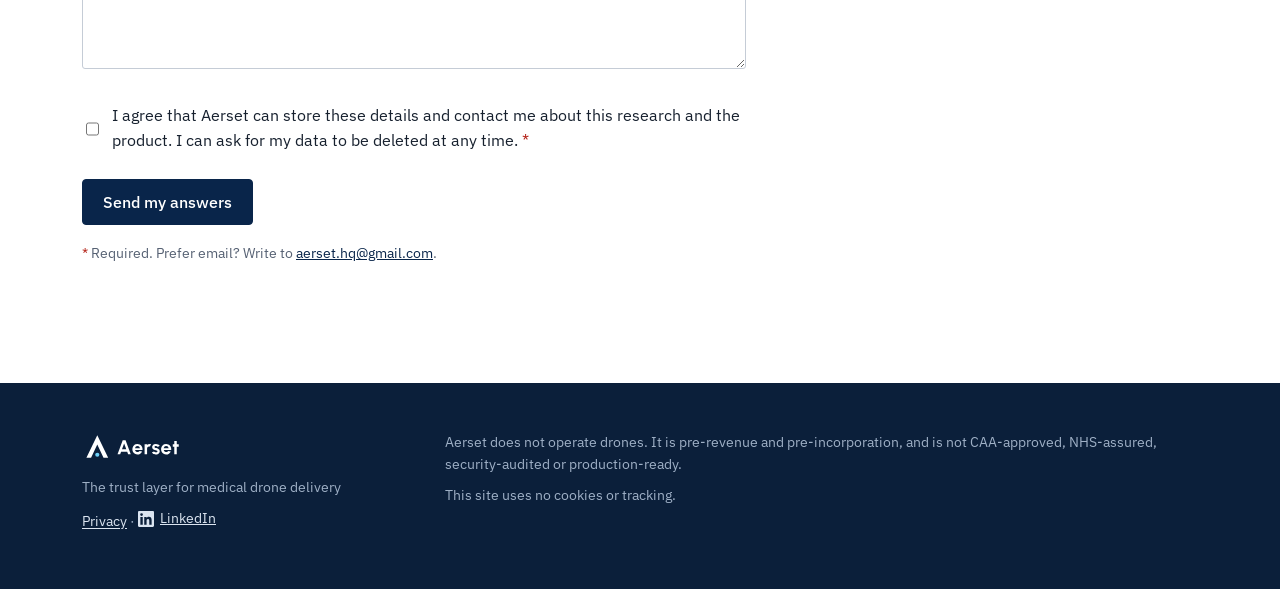
<file: interest.html>
<!doctype html>
<html lang="en-GB">
<head>
<meta charset="utf-8">
<meta name="viewport" content="width=device-width, initial-scale=1">
<title>Register interest | Aerset</title>
<meta name="description" content="Would Aerset help you? Tell us how your organisation evidences sample custody across courier and drone journeys.">
<meta name="robots" content="noindex">
<meta name="theme-color" content="#09254A">
<link rel="icon" href="img/favicon.svg" type="image/svg+xml">
<link rel="preload" href="fonts/plex-sans.ttf" as="font" type="font/ttf" crossorigin>
<link rel="stylesheet" href="styles.css">
</head>
<body>
<a class="skip" href="#main">Skip to content</a>
<header class="nav">
  <div class="wrap nav-inner">
    <a class="brand" href="index.html" aria-label="Aerset home"><img src="img/logo-full.svg" alt="Aerset" height="28" width="117"></a>
    <nav aria-label="Main">
      <a href="index.html#product">Product</a><a href="index.html#demo">Demo</a><a href="index.html#who">Who it's for</a><a href="index.html#founder">Founder</a><a class="btn btn-sm" href="interest.html" aria-current="page">Register interest</a>
    </nav>
  </div>
</header>

<main id="main">
<section class="page-hero">
  <div class="wrap">
    <span class="label">Register interest · about two minutes</span>
    <h1>Would this help you?</h1>
    <p class="lead">We're building Aerset with the people who'll use it. Two minutes of your view on sample custody and drone or courier evidence shapes what we build first.</p>
  </div>
</section>

<section class="section">
  <div class="wrap form-wrap">
    <form class="form" id="interest-form" action="https://formspree.io/f/myekvlqy" method="POST" data-mailto="aerset.hq@gmail.com" novalidate>
      <input type="hidden" name="_subject" value="Aerset interest form">
      <div class="hp" aria-hidden="true"><label for="website">Leave this empty</label><input type="text" id="website" name="_gotcha" tabindex="-1" autocomplete="off"></div>

      <div class="field">
        <label for="role">Which best describes you? <span class="req" aria-hidden="true">*</span></label>
        <select id="role" name="role" required>
          <option value="">Select one</option>
          <option>Hospital / NHS trust</option>
          <option>Pathology lab</option>
          <option>Drone operator</option>
          <option>Courier / logistics provider</option>
          <option>Other</option>
        </select>
      </div>

      <div class="row2">
        <div class="field">
          <label for="name">Your name <span class="req" aria-hidden="true">*</span></label>
          <input type="text" id="name" name="name" autocomplete="name" required>
        </div>
        <div class="field">
          <label for="organisation">Organisation <span class="req" aria-hidden="true">*</span></label>
          <input type="text" id="organisation" name="organisation" autocomplete="organization" required>
        </div>
      </div>

      <div class="field">
        <label for="email">Work email <span class="req" aria-hidden="true">*</span></label>
        <input type="email" id="email" name="email" autocomplete="email" required>
      </div>

      <div class="field">
        <label for="pain">What's the biggest pain point in sample custody or drone and courier evidence today?
          <span class="hint">For example: audit trails, chain of custody, approvals, temperature evidence, paperwork.</span></label>
        <textarea id="pain" name="pain_point"></textarea>
      </div>

      <fieldset class="field">
        <legend>How interested are you in something like Aerset? <span class="req" aria-hidden="true">*</span></legend>
        <div class="scale">
          <label><input type="radio" name="interest" value="1" required> 1</label>
          <label><input type="radio" name="interest" value="2"> 2</label>
          <label><input type="radio" name="interest" value="3"> 3</label>
          <label><input type="radio" name="interest" value="4"> 4</label>
          <label><input type="radio" name="interest" value="5"> 5</label>
        </div>
        <div class="scale-ends" aria-hidden="true"><span>1 = Not for us</span><span>5 = We need this</span></div>
      </fieldset>

      <fieldset class="field">
        <legend>Would you join a 20-minute discovery call or a pilot?</legend>
        <div class="choices">
          <label><input type="radio" name="discovery_call" value="Yes, a call or a pilot"> Yes, a call or a pilot</label>
          <label><input type="radio" name="discovery_call" value="A call only"> A call only</label>
          <label><input type="radio" name="discovery_call" value="Not right now"> Not right now</label>
        </div>
      </fieldset>

      <div class="field">
        <label for="notes">Anything else? <span class="hint">Optional</span></label>
        <textarea id="notes" name="notes"></textarea>
      </div>

      <div class="field">
        <label class="consent"><input type="checkbox" name="consent" value="yes" required>
          <span>I agree that Aerset can store these details and contact me about this research and the product. I can ask for my data to be deleted at any time. <span class="req" aria-hidden="true">*</span></span></label>
      </div>

      <button class="btn" type="submit">Send my answers</button>
      <p class="form-status" id="form-status" role="status" aria-live="polite"></p>
      <p class="privacy"><span class="req">*</span> Required. Prefer email? Write to <a href="mailto:aerset.hq@gmail.com?subject=Aerset%20interest">aerset.hq@gmail.com</a>.</p>
    </form>

    <aside class="aside">
      <section>
        <h3>What happens next</h3>
        <ul>
          <li>We read every response ourselves.</li>
          <li>If you're open to a call, we'll email you to find a time.</li>
          <li>No sales sequence and no mailing list.</li>
        </ul>
      </section>
      <section id="privacy">
        <h3>Privacy</h3>
        <p>We use your answers only to understand the market and to contact you about Aerset. Form submissions are processed by Formspree (a US-based form service) on our behalf, which delivers them to us by email; see <a href="https://formspree.io/legal/privacy-policy" rel="noopener">Formspree's privacy policy</a>. We don't sell your answers or share them with anyone else, and we keep them for no longer than 24 months. To see or delete your data, email <a href="mailto:aerset.hq@gmail.com">aerset.hq@gmail.com</a>. This site sets no cookies and uses no tracking.</p>
      </section>
      <section>
        <h3>Where we are</h3>
        <p>Pre-revenue and pre-incorporation. The demo runs on simulated data. No customers, live flights or approvals yet. Aerset does not fly drones and is not yet CAA-approved, NHS-assured or security-audited. Assurance certifications (Cyber Essentials Plus, DSPT, DTAC, DCB0129) are planned, not held.</p>
      </section>
    </aside>
  </div>
</section>
</main>

<footer class="foot">
  <div class="wrap foot-grid">
    <div><img src="img/logo-full-white.svg" alt="Aerset" height="24" width="100" style="margin-bottom:14px"><p>The trust layer for medical drone delivery</p><p><a href="privacy.html">Privacy</a> · <a class="li-link" href="https://www.linkedin.com/company/aerset/" rel="noopener"><svg class="li" viewBox="0 0 24 24" width="16" height="16" aria-hidden="true"><path fill="currentColor" d="M20.45 20.45h-3.56v-5.57c0-1.33-.02-3.04-1.85-3.04-1.85 0-2.14 1.45-2.14 2.94v5.67H9.35V9h3.41v1.56h.05c.48-.9 1.64-1.85 3.37-1.85 3.6 0 4.27 2.37 4.27 5.46v6.28zM5.34 7.43a2.06 2.06 0 1 1 0-4.13 2.06 2.06 0 0 1 0 4.13zM7.12 20.45H3.56V9h3.56v11.45zM22.22 0H1.77C.79 0 0 .77 0 1.73v20.54C0 23.23.79 24 1.77 24h20.45c.98 0 1.78-.77 1.78-1.73V1.73C24 .77 23.2 0 22.22 0z"/></svg> LinkedIn</a></p></div>
    <div><p>Aerset does not operate drones. It is pre-revenue and pre-incorporation, and is not CAA-approved, NHS-assured, security-audited or production-ready.</p><p>This site uses no cookies or tracking.</p></div>
  </div>
</footer>

<script>
(function(){
  var f=document.getElementById('interest-form'),st=document.getElementById('form-status');
  f.addEventListener('submit',function(e){
    e.preventDefault();
    if(!f.checkValidity()){st.textContent='Please complete the required fields and the consent box.';f.reportValidity();return;}
    var d=new FormData(f);
    if(d.get('_gotcha'))return;
    var ep=f.getAttribute('action'),configured=ep&&ep.indexOf('{{')===-1;
    function mailto(){
      var lines=[];d.forEach(function(v,k){if(k.charAt(0)!=='_')lines.push(k+': '+v);});
      location.href='mailto:'+f.dataset.mailto+'?subject='+encodeURIComponent('Aerset interest form')+'&body='+encodeURIComponent(lines.join('\n'));
      st.textContent='Your email app should open with your answers filled in. Just press send.';
    }
    if(!configured){mailto();return;}
    st.textContent='Sending…';
    fetch(ep,{method:'POST',body:d,headers:{'Accept':'application/json'}}).then(function(r){
      if(!r.ok)throw 0;f.reset();st.textContent='Thank you. We\'ve got your answers and will be in touch if you asked for a call.';
    }).catch(mailto);
  });
})();
</script>
</body>
</html>
</file>
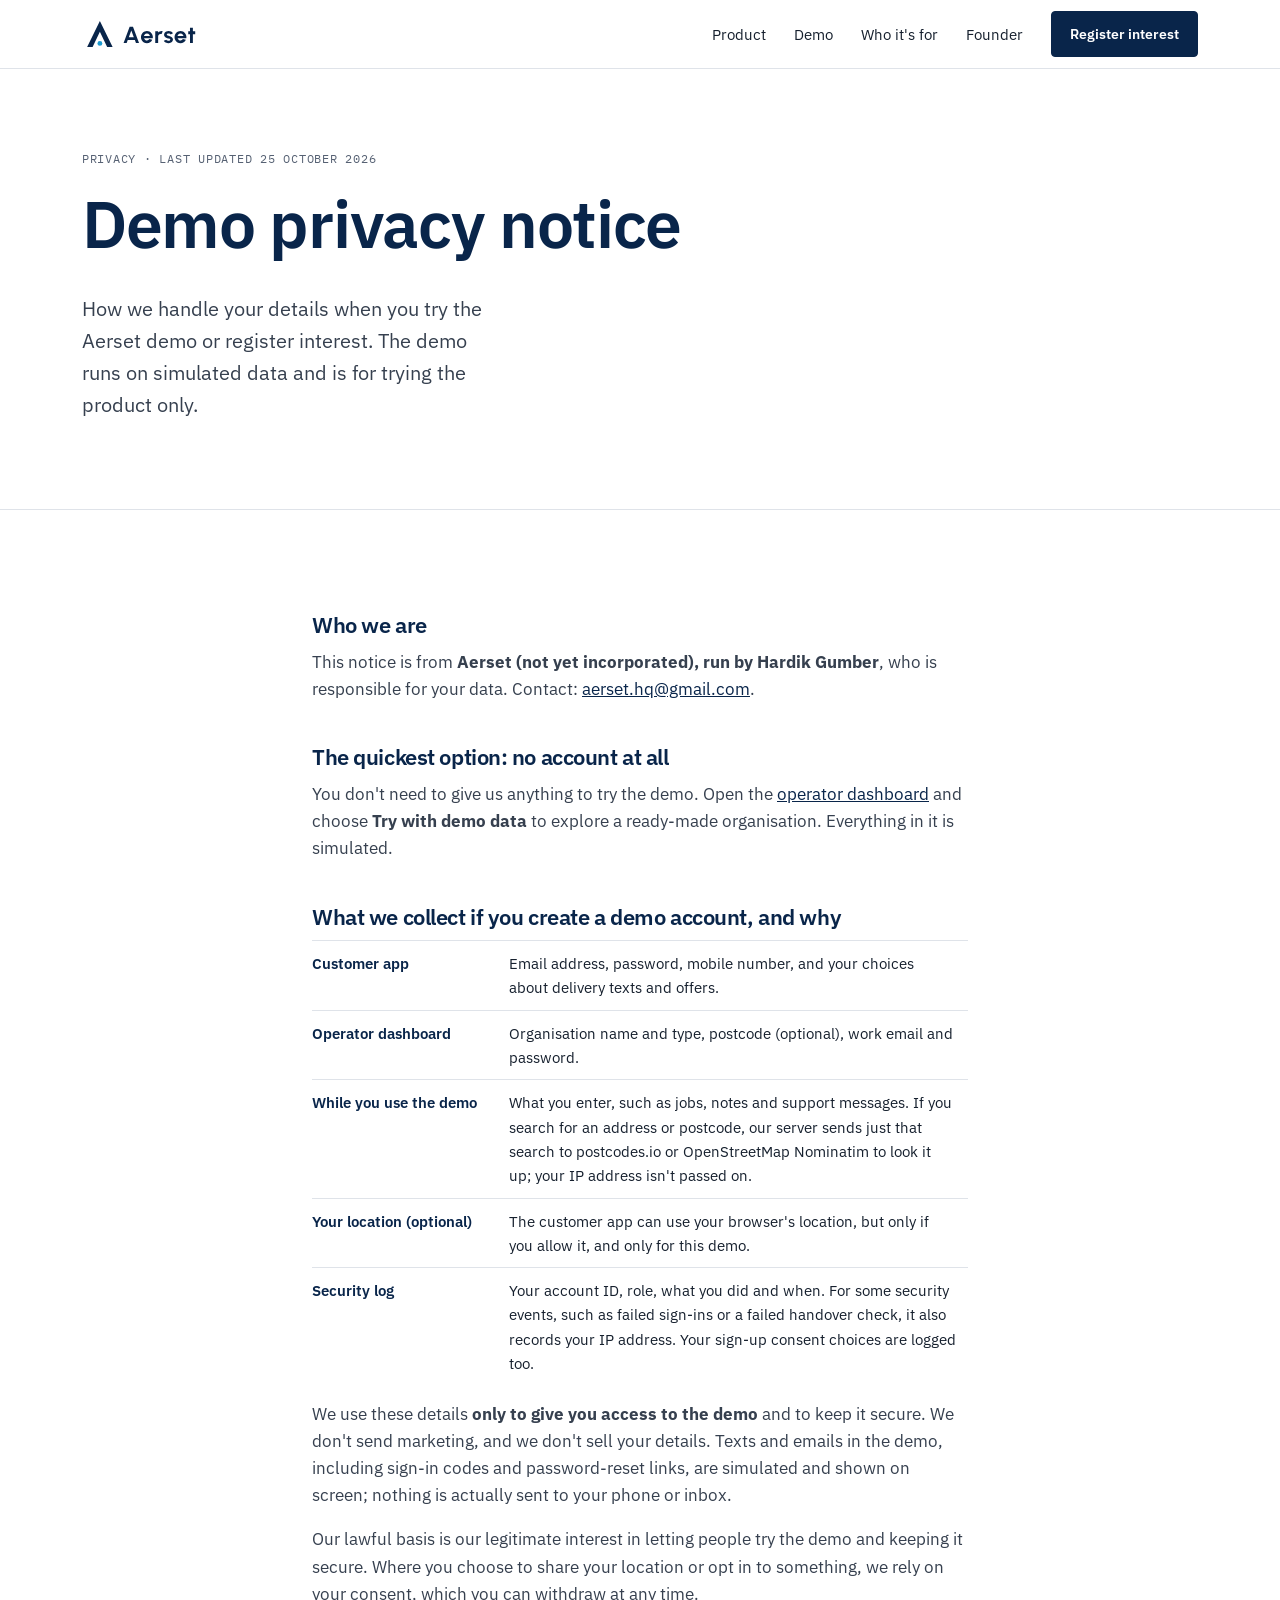
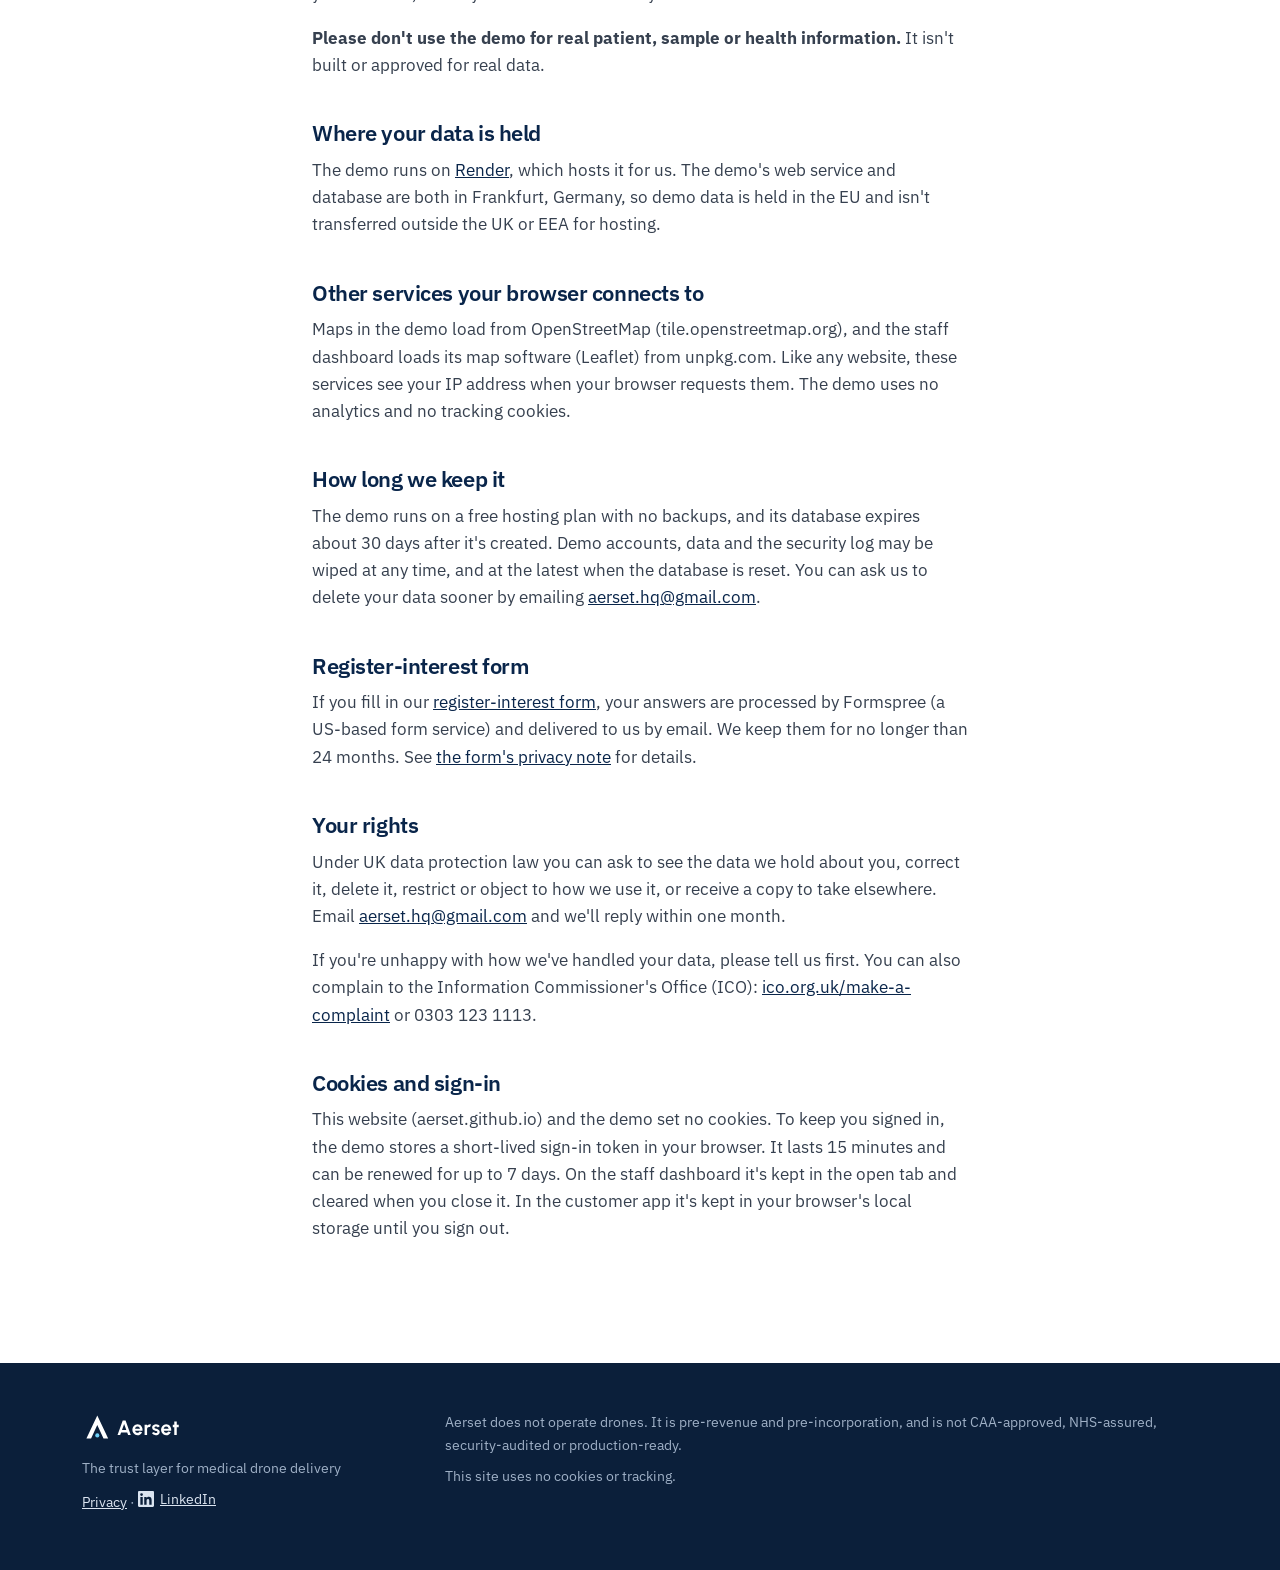
<file: privacy.html>
<!doctype html>
<html lang="en-GB">
<head>
<meta charset="utf-8">
<meta name="viewport" content="width=device-width, initial-scale=1">
<title>Demo privacy notice | Aerset</title>
<meta name="description" content="How Aerset handles personal data in its simulated demo and on this website.">
<meta name="robots" content="noindex">
<meta name="theme-color" content="#09254A">
<link rel="icon" href="img/favicon.svg" type="image/svg+xml">
<link rel="preload" href="fonts/plex-sans.ttf" as="font" type="font/ttf" crossorigin>
<link rel="stylesheet" href="styles.css">
</head>
<body>
<a class="skip" href="#main">Skip to content</a>
<header class="nav">
  <div class="wrap nav-inner">
    <a class="brand" href="index.html" aria-label="Aerset home"><img src="img/logo-full.svg" alt="Aerset" height="28" width="117"></a>
    <nav aria-label="Main">
      <a href="index.html#product">Product</a><a href="index.html#demo">Demo</a><a href="index.html#who">Who it's for</a><a href="index.html#founder">Founder</a><a class="btn btn-sm" href="interest.html">Register interest</a>
    </nav>
  </div>
</header>

<main id="main">
<section class="page-hero">
  <div class="wrap">
    <span class="label">Privacy · last updated 25 October 2026</span>
    <h1>Demo privacy notice</h1>
    <p class="lead">How we handle your details when you try the Aerset demo or register interest. The demo runs on simulated data and is for trying the product only.</p>
  </div>
</section>

<section class="section">
  <div class="wrap legal">
    <h2>Who we are</h2>
    <p>This notice is from <strong>Aerset (not yet incorporated), run by Hardik Gumber</strong>, who is responsible for your data. Contact: <a href="mailto:aerset.hq@gmail.com?subject=Privacy">aerset.hq@gmail.com</a>.</p>

    <h2>The quickest option: no account at all</h2>
    <p>You don't need to give us anything to try the demo. Open the <a href="https://aerset-demo.onrender.com/dashboard" rel="noopener">operator dashboard</a> and choose <strong>Try with demo data</strong> to explore a ready-made organisation. Everything in it is simulated.</p>

    <h2>What we collect if you create a demo account, and why</h2>
    <table>
      <tr><th>Customer app</th><td>Email address, password, mobile number, and your choices about delivery texts and offers.</td></tr>
      <tr><th>Operator dashboard</th><td>Organisation name and type, postcode (optional), work email and password.</td></tr>
      <tr><th>While you use the demo</th><td>What you enter, such as jobs, notes and support messages. If you search for an address or postcode, our server sends just that search to postcodes.io or OpenStreetMap Nominatim to look it up; your IP address isn't passed on.</td></tr>
      <tr><th>Your location (optional)</th><td>The customer app can use your browser's location, but only if you allow it, and only for this demo.</td></tr>
      <tr><th>Security log</th><td>Your account ID, role, what you did and when. For some security events, such as failed sign-ins or a failed handover check, it also records your IP address. Your sign-up consent choices are logged too.</td></tr>
    </table>
    <p>We use these details <strong>only to give you access to the demo</strong> and to keep it secure. We don't send marketing, and we don't sell your details. Texts and emails in the demo, including sign-in codes and password-reset links, are simulated and shown on screen; nothing is actually sent to your phone or inbox.</p>
    <p>Our lawful basis is our legitimate interest in letting people try the demo and keeping it secure. Where you choose to share your location or opt in to something, we rely on your consent, which you can withdraw at any time.</p>
    <p><strong>Please don't use the demo for real patient, sample or health information.</strong> It isn't built or approved for real data.</p>

    <h2>Where your data is held</h2>
    <p>The demo runs on <a href="https://render.com/privacy" rel="noopener">Render</a>, which hosts it for us. The demo's web service and database are both in Frankfurt, Germany, so demo data is held in the EU and isn't transferred outside the UK or EEA for hosting.</p>

    <h2>Other services your browser connects to</h2>
    <p>Maps in the demo load from OpenStreetMap (tile.openstreetmap.org), and the staff dashboard loads its map software (Leaflet) from unpkg.com. Like any website, these services see your IP address when your browser requests them. The demo uses no analytics and no tracking cookies.</p>

    <h2>How long we keep it</h2>
    <p>The demo runs on a free hosting plan with no backups, and its database expires about 30 days after it's created. Demo accounts, data and the security log may be wiped at any time, and at the latest when the database is reset. You can ask us to delete your data sooner by emailing <a href="mailto:aerset.hq@gmail.com?subject=Delete%20my%20demo%20data">aerset.hq@gmail.com</a>.</p>

    <h2>Register-interest form</h2>
    <p>If you fill in our <a href="interest.html">register-interest form</a>, your answers are processed by Formspree (a US-based form service) and delivered to us by email. We keep them for no longer than 24 months. See <a href="interest.html#privacy">the form's privacy note</a> for details.</p>

    <h2>Your rights</h2>
    <p>Under UK data protection law you can ask to see the data we hold about you, correct it, delete it, restrict or object to how we use it, or receive a copy to take elsewhere. Email <a href="mailto:aerset.hq@gmail.com?subject=Privacy%20request">aerset.hq@gmail.com</a> and we'll reply within one month.</p>
    <p>If you're unhappy with how we've handled your data, please tell us first. You can also complain to the Information Commissioner's Office (ICO): <a href="https://ico.org.uk/make-a-complaint/" rel="noopener">ico.org.uk/make-a-complaint</a> or 0303 123 1113.</p>

    <h2>Cookies and sign-in</h2>
    <p>This website (aerset.github.io) and the demo set no cookies. To keep you signed in, the demo stores a short-lived sign-in token in your browser. It lasts 15 minutes and can be renewed for up to 7 days. On the staff dashboard it's kept in the open tab and cleared when you close it. In the customer app it's kept in your browser's local storage until you sign out.</p>
  </div>
</section>
</main>

<footer class="foot">
  <div class="wrap foot-grid">
    <div><img src="img/logo-full-white.svg" alt="Aerset" height="24" width="100" style="margin-bottom:14px"><p>The trust layer for medical drone delivery</p><p><a href="privacy.html">Privacy</a> · <a class="li-link" href="https://www.linkedin.com/company/aerset/" rel="noopener"><svg class="li" viewBox="0 0 24 24" width="16" height="16" aria-hidden="true"><path fill="currentColor" d="M20.45 20.45h-3.56v-5.57c0-1.33-.02-3.04-1.85-3.04-1.85 0-2.14 1.45-2.14 2.94v5.67H9.35V9h3.41v1.56h.05c.48-.9 1.64-1.85 3.37-1.85 3.6 0 4.27 2.37 4.27 5.46v6.28zM5.34 7.43a2.06 2.06 0 1 1 0-4.13 2.06 2.06 0 0 1 0 4.13zM7.12 20.45H3.56V9h3.56v11.45zM22.22 0H1.77C.79 0 0 .77 0 1.73v20.54C0 23.23.79 24 1.77 24h20.45c.98 0 1.78-.77 1.78-1.73V1.73C24 .77 23.2 0 22.22 0z"/></svg> LinkedIn</a></p></div>
    <div><p>Aerset does not operate drones. It is pre-revenue and pre-incorporation, and is not CAA-approved, NHS-assured, security-audited or production-ready.</p><p>This site uses no cookies or tracking.</p></div>
  </div>
</footer>

</body>
</html>
</file>
<file: styles.css>
@font-face{font-family:"Plex Sans";src:url(fonts/plex-sans.ttf) format("truetype");font-weight:100 700;font-display:swap}
@font-face{font-family:"Plex Mono";src:url(fonts/plex-mono.ttf) format("truetype");font-weight:400;font-display:swap}
:root{--navy:#09254A;--navy-ink:#0b1f3a;--cyan:#6DCFF6;--ink:#16202e;--muted:#566173;--line:#dfe3e9;--paper:#f6f5f1;--mono:"Plex Mono",ui-monospace,Menlo,monospace}
*{box-sizing:border-box}
html{scroll-behavior:smooth}
body{margin:0;font-family:"Plex Sans",system-ui,-apple-system,"Segoe UI",Arial,sans-serif;color:var(--ink);font-size:17px;line-height:1.6;-webkit-font-smoothing:antialiased;background:#fff}
img,video{max-width:100%;display:block}
a{color:var(--navy)}
.wrap{max-width:1180px;margin:0 auto;padding:0 32px}
.skip{position:absolute;left:-999px}.skip:focus{left:16px;top:16px;background:#fff;padding:8px 12px;z-index:10}
h1,h2,h3{color:var(--navy);margin:0 0 .5em;font-weight:600;letter-spacing:-.02em;line-height:1.1}
h1{font-size:clamp(2.4rem,5.2vw,4.1rem);font-weight:600;max-width:15ch}
h2{font-size:clamp(1.7rem,3vw,2.5rem);max-width:22ch}
h3{font-size:1.1rem;letter-spacing:-.01em;line-height:1.3}
p{margin:0 0 1em}
.label{font-family:var(--mono);font-size:.78rem;letter-spacing:.06em;text-transform:uppercase;color:var(--muted);margin-bottom:1.2rem;display:block}
.label b{color:var(--navy);font-weight:400}
/* nav */
.nav{border-bottom:1px solid var(--line);background:#fff;position:sticky;top:0;z-index:5}
.nav-inner{display:flex;align-items:center;justify-content:space-between;height:68px;gap:24px}
.nav nav{display:flex;align-items:center;gap:28px;font-size:.95rem}
.nav nav a{text-decoration:none;color:var(--ink)}
.nav nav a:hover{color:var(--navy);text-decoration:underline;text-underline-offset:4px}
.btn{display:inline-block;background:var(--navy);color:#fff!important;text-decoration:none!important;padding:12px 20px;border-radius:4px;font-weight:500;font-size:.98rem;border:1px solid var(--navy);cursor:pointer;font-family:inherit}
.btn:hover{background:#0e3468}
.btn-sm{padding:8px 14px;font-size:.9rem}
.link-arrow{font-weight:500;text-decoration:none;border-bottom:1px solid currentColor;padding-bottom:2px}
/* hero */
.hero{padding:88px 0 0}
.hero-grid{display:grid;grid-template-columns:7fr 5fr;gap:56px;align-items:end}
.lead{font-size:1.25rem;color:#36404f;max-width:34ch;margin:0 0 1.6em}
.cta-row{display:flex;gap:28px;align-items:center;flex-wrap:wrap}
.hero-facts{border-left:2px solid var(--navy);padding-left:24px;font-size:.95rem;color:var(--muted)}
.hero-facts dt{font-family:var(--mono);font-size:.75rem;text-transform:uppercase;letter-spacing:.06em;color:var(--navy);margin-top:14px}
.hero-facts dt:first-child{margin-top:0}
.hero-facts dd{margin:2px 0 0}
.hero-shot{margin:64px 0 0;border:1px solid var(--line);border-bottom:0;box-shadow:0 1px 0 var(--line),0 24px 48px -32px rgba(9,37,74,.35)}
.caption{font-family:var(--mono);font-size:.78rem;color:var(--muted);padding:12px 0 0;line-height:1.5}
/* sections */
.section{padding:104px 0;border-top:1px solid var(--line)}
.paper{background:var(--paper)}
.intro{display:grid;grid-template-columns:5fr 7fr;gap:56px}
.intro p{font-size:1.12rem;color:#36404f}
.intro .big{font-size:1.4rem;line-height:1.45;color:var(--navy);font-weight:500}
/* feature rows */
.row{display:grid;grid-template-columns:5fr 7fr;gap:64px;align-items:start;padding:72px 0;border-top:1px solid var(--line)}
.row:first-of-type{border-top:0;padding-top:24px}
.row.flip{grid-template-columns:7fr 5fr}
.row.flip .row-text{order:2}
.row-text p{color:#36404f}
.row ul{padding:0;margin:1.2em 0 0;list-style:none;font-size:.96rem}
.row li{padding:10px 0;border-top:1px solid var(--line)}
.row li:last-child{border-bottom:1px solid var(--line)}
.row li code,.mono{font-family:var(--mono);font-size:.85em;color:var(--navy)}
.frame{border:1px solid var(--line);background:#fff}
.num{font-family:var(--mono);color:var(--muted);font-size:.85rem;display:block;margin-bottom:12px}
/* steps table */
.flow{display:grid;grid-template-columns:repeat(5,1fr);border-top:2px solid var(--navy);margin-top:48px}
.flow div{padding:20px 20px 0 0;font-size:.95rem;color:#36404f}
.flow strong{display:block;color:var(--navy);font-weight:600;margin-bottom:4px}
/* video */
.video-wrap{margin-top:40px;background:var(--navy-ink);padding:0}
.video-wrap video{width:100%;height:auto}
/* who */
.who{display:grid;grid-template-columns:repeat(3,1fr);gap:0;margin-top:48px;border-top:1px solid var(--line)}
.who article{padding:28px 32px 8px 0}
.who article+article{padding-left:32px;border-left:1px solid var(--line)}
.who p{color:#36404f;font-size:.98rem}
.later{font-family:var(--mono);font-size:.72rem;color:var(--muted);font-weight:400;margin-left:6px;text-transform:uppercase;letter-spacing:.05em}
/* status */
.status-box{display:grid;grid-template-columns:4fr 8fr;gap:56px}
.notlist{list-style:none;padding:0;margin:0;columns:2;column-gap:40px}
.notlist li{padding:10px 0;border-bottom:1px solid #d6d4cc;break-inside:avoid}
.notlist li span{font-family:var(--mono);font-size:.8rem;color:var(--muted);display:block}
/* contact */
.contact{background:var(--navy);color:#dbe4f0;border-top:0}
.contact h2{color:#fff}
.contact-grid{display:grid;grid-template-columns:7fr 5fr;gap:56px;align-items:end}
.contact .btn{background:#fff;color:var(--navy)!important;border-color:#fff}
.contact a{color:#fff}
.contact .accent{color:var(--cyan)}
/* footer */
.foot{background:var(--navy-ink);color:#9fb0c6;padding:48px 0;font-size:.88rem}
.foot-grid{display:grid;grid-template-columns:3fr 7fr;gap:40px}
.foot a{color:#dbe4f0}
.foot p{margin:0 0 .6em}
/* interest page */
.page-hero{padding:80px 0 56px}
.form-wrap{display:grid;grid-template-columns:7fr 4fr;gap:72px;align-items:start}
.form .field{margin:0 0 26px;border:0;padding:0}
.form label,.form legend{display:block;font-weight:500;color:var(--navy);margin-bottom:8px;font-size:.98rem}
.hint{display:block;font-weight:400;color:var(--muted);font-size:.88rem;margin-top:2px}
.form input[type=text],.form input[type=email],.form select,.form textarea{width:100%;font:inherit;padding:11px 12px;border:1px solid #c5ccd6;border-radius:3px;background:#fff;color:var(--ink)}
.form textarea{min-height:110px;resize:vertical}
.form :focus-visible{outline:2px solid var(--navy);outline-offset:2px}
.row2{display:grid;grid-template-columns:1fr 1fr;gap:20px}
.scale{display:flex;border:1px solid #c5ccd6;border-radius:3px;max-width:420px}
.scale label{flex:1;margin:0;text-align:center;padding:10px 0;border-left:1px solid #c5ccd6;font-weight:400;cursor:pointer}
.scale label:first-child{border-left:0}
.scale input{margin-right:6px}
.scale-ends{display:flex;justify-content:space-between;max-width:420px;font-size:.82rem;color:var(--muted);margin-top:6px;font-family:var(--mono)}
.choices label{font-weight:400;color:var(--ink);margin:0 0 6px}
.consent{display:flex!important;gap:10px;font-weight:400!important;color:var(--ink)!important;font-size:.93rem}
.consent input{margin-top:5px}
.req{color:#b42318}
.hp{position:absolute;left:-9999px}
.form-status{margin-top:14px;font-weight:500;color:var(--navy)}
.privacy{font-size:.88rem;color:var(--muted)}
.aside section{padding:0 0 24px;margin-bottom:24px;border-bottom:1px solid var(--line);font-size:.95rem;color:#36404f}
.aside ul{padding-left:18px;margin:0}
/* responsive */
@media (max-width:900px){
 .wrap{padding:0 22px}
 .nav nav a:not(.btn){display:none}
 .hero{padding-top:56px}
 .hero-grid,.intro,.row,.row.flip,.status-box,.contact-grid,.foot-grid,.form-wrap{grid-template-columns:1fr;gap:32px}
 .row.flip .row-text{order:0}
 .row{padding:56px 0}
 .section{padding:72px 0}
 .flow{grid-template-columns:1fr 1fr}
 .who{grid-template-columns:1fr}
 .who article,.who article+article{padding:24px 0 4px;border-left:0;border-bottom:1px solid var(--line)}
 .notlist{columns:1}
 .row2{grid-template-columns:1fr}
 .hero-shot{margin-top:40px}
}
/* iteration 2 */
img{height:auto}
.row h3{font-size:1.55rem;letter-spacing:-.02em;margin-bottom:.6em}
.frame.narrow{max-width:400px;justify-self:center;width:100%}
.row figure{margin:0}
.hero-shot img{width:100%}
.btn-lg{padding:15px 26px;font-size:1.05rem;font-weight:600}
.nav .btn-sm{padding:10px 18px;font-weight:600}
.li-link{display:inline-flex;align-items:center;gap:6px}
.li{flex:none}
.mission{border-top:0;padding-top:24px}
.mission .big{color:var(--navy)}
.clip2{display:grid;grid-template-columns:4fr 8fr;gap:48px;margin-top:64px;align-items:start}
.clip2[hidden]{display:none}
.clip2 .video-wrap{margin:0}
@media (max-width:900px){.clip2{grid-template-columns:1fr;gap:20px}}

/* iteration 3 (24 Oct 2026) */
.why{font-size:1rem!important;border-left:2px solid var(--navy);padding-left:16px}
.assurance{margin:24px 0 0;padding:14px 0 0;border-top:2px solid var(--navy);font-size:.98rem;color:var(--ink)}
.assurance span{font-family:var(--mono);font-size:.8rem;color:var(--muted);display:block}
.paper+.paper{border-top:1px solid var(--line)}

/* iteration 4 (24 Oct 2026): live-in-demo features */
.live{display:grid;grid-template-columns:1fr 1fr;margin-top:48px;border-top:2px solid var(--navy)}
.live article{padding:28px 40px 24px 0;border-bottom:1px solid var(--line)}
.live article:nth-child(2n){padding-left:40px;padding-right:0;border-left:1px solid var(--line)}
.live ul{list-style:none;padding:0;margin:0;font-size:.96rem;color:#36404f}
.live li{padding:10px 0;border-top:1px solid var(--line)}
.live li:first-child{border-top:0;padding-top:0}
.live li strong{color:var(--navy);font-weight:600}
.live code{font-family:var(--mono);font-size:.85em;color:var(--navy)}
.limits{margin:32px 0 0;max-width:72ch;font-size:.98rem;color:#36404f}
.limits span{font-family:var(--mono);font-size:.8rem;color:var(--muted);display:block;text-transform:uppercase;letter-spacing:.06em;margin-bottom:4px}
@media (max-width:900px){
 .live{grid-template-columns:1fr}
 .live article,.live article:nth-child(2n){padding:24px 0 20px;border-left:0}
}

/* iteration 5 (25 Oct 2026): try-the-demo CTA, demo privacy page */
.demo-cta{margin:28px 0 0;padding:18px 0 0;border-top:1px solid var(--line);max-width:46ch}
.demo-cta-section{max-width:none;margin-top:32px}
.demo-cta-label{font-family:var(--mono);font-size:.78rem;letter-spacing:.06em;text-transform:uppercase;color:var(--navy);display:block;margin-bottom:10px}
.demo-cta-links{display:flex;gap:12px;flex-wrap:wrap;margin-bottom:12px}
.btn-ghost{background:#fff;color:var(--navy)!important;border:1px solid var(--navy)}
.btn-ghost:hover{background:var(--paper)}
.demo-note{font-size:.9rem;color:var(--muted);margin:0 0 .4em;max-width:70ch}
.legal{max-width:72ch}
.legal h2{font-size:1.35rem;margin-top:2em;max-width:none}
.legal h2:first-child{margin-top:0}
.legal p,.legal li{color:#36404f}
.legal ul{padding-left:20px}
.legal table{border-collapse:collapse;width:100%;font-size:.95rem;margin:0 0 1em}
.legal th,.legal td{text-align:left;vertical-align:top;padding:10px 12px 10px 0;border-top:1px solid var(--line)}
.legal th{color:var(--navy);font-weight:600;width:30%}
</file>
